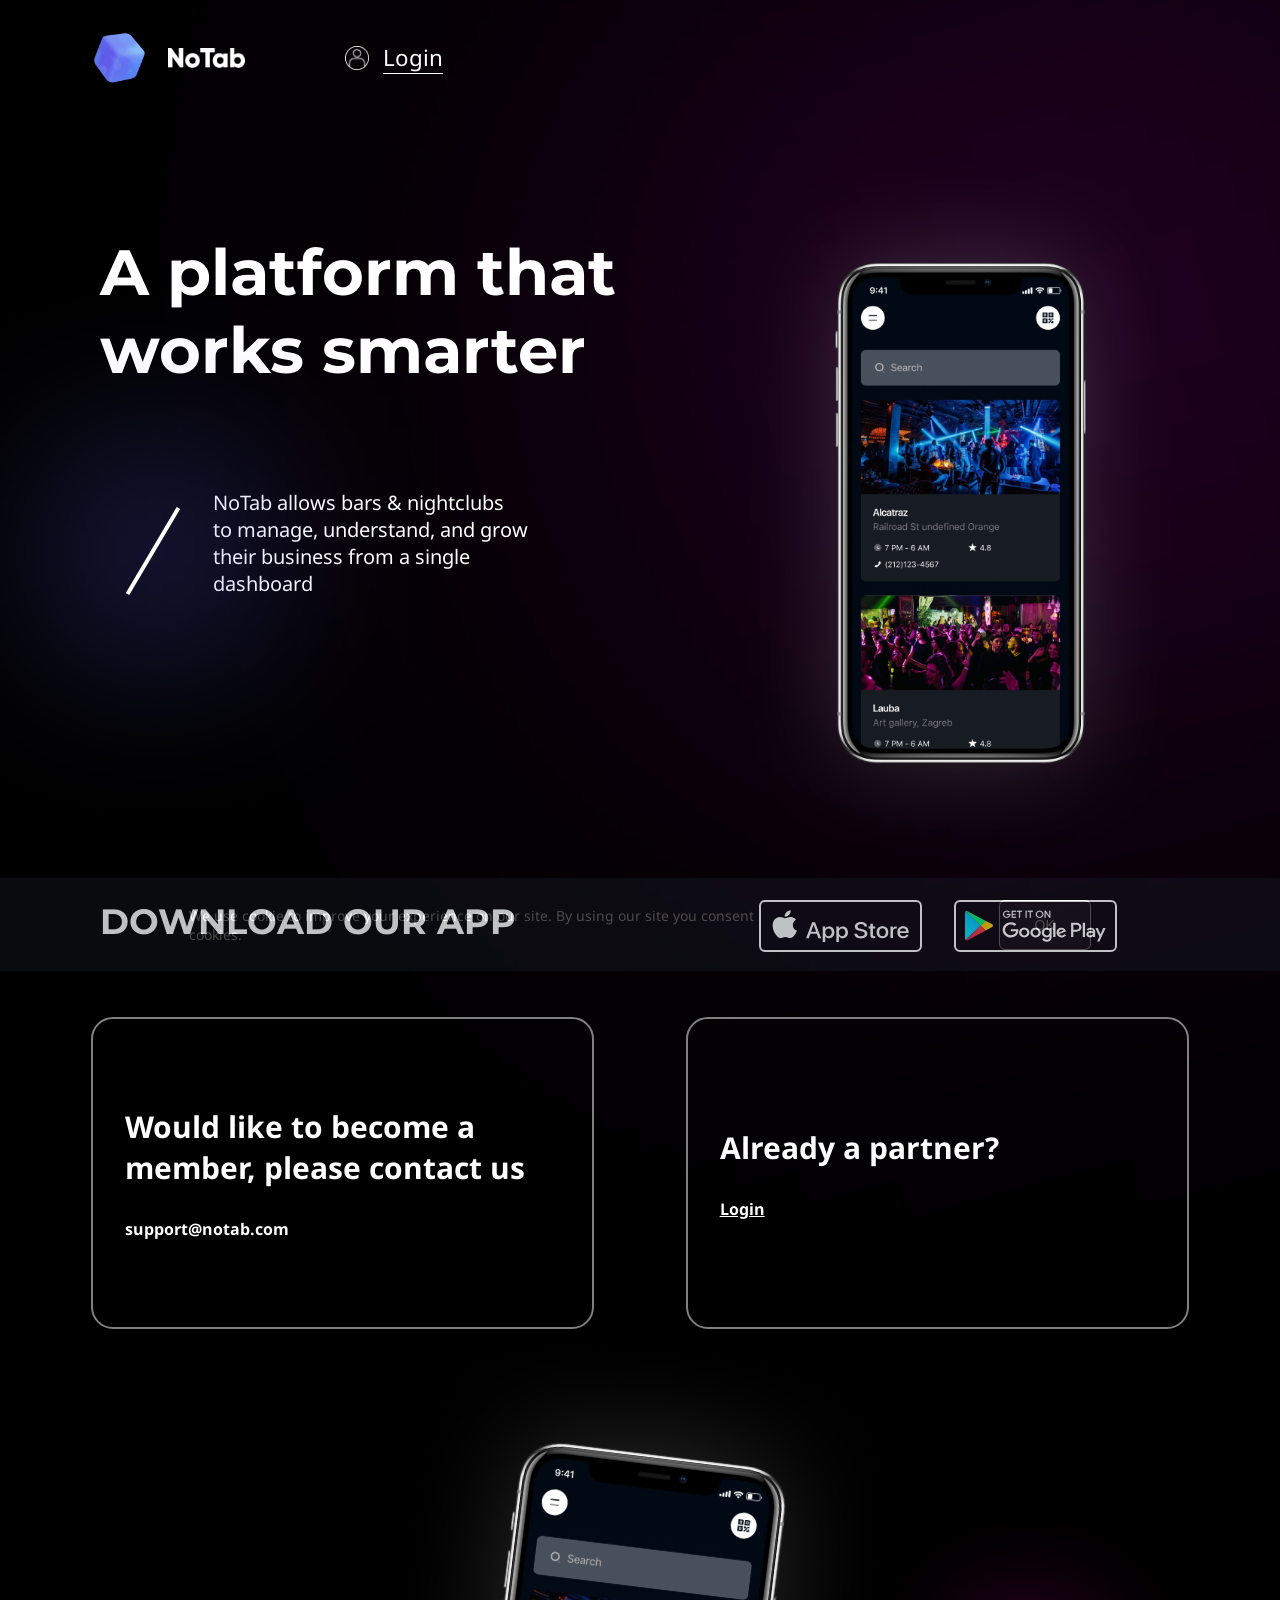
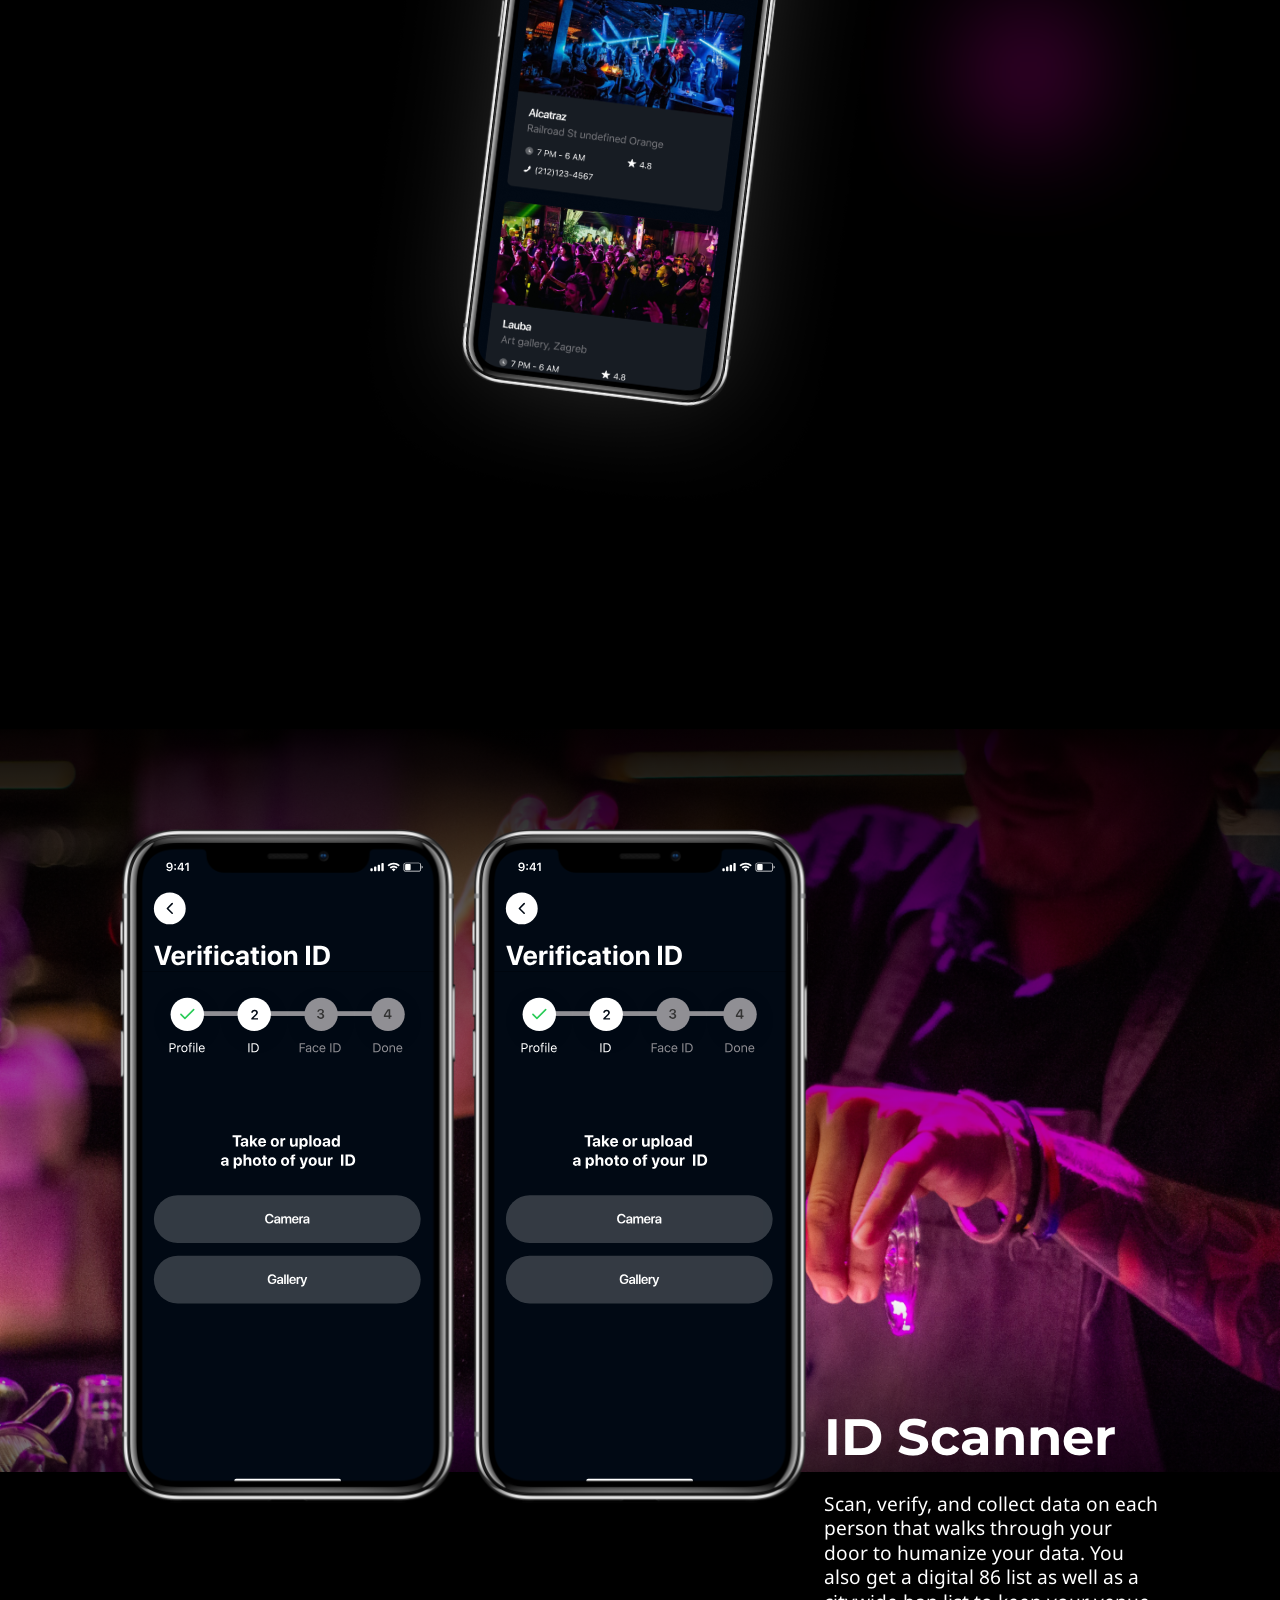
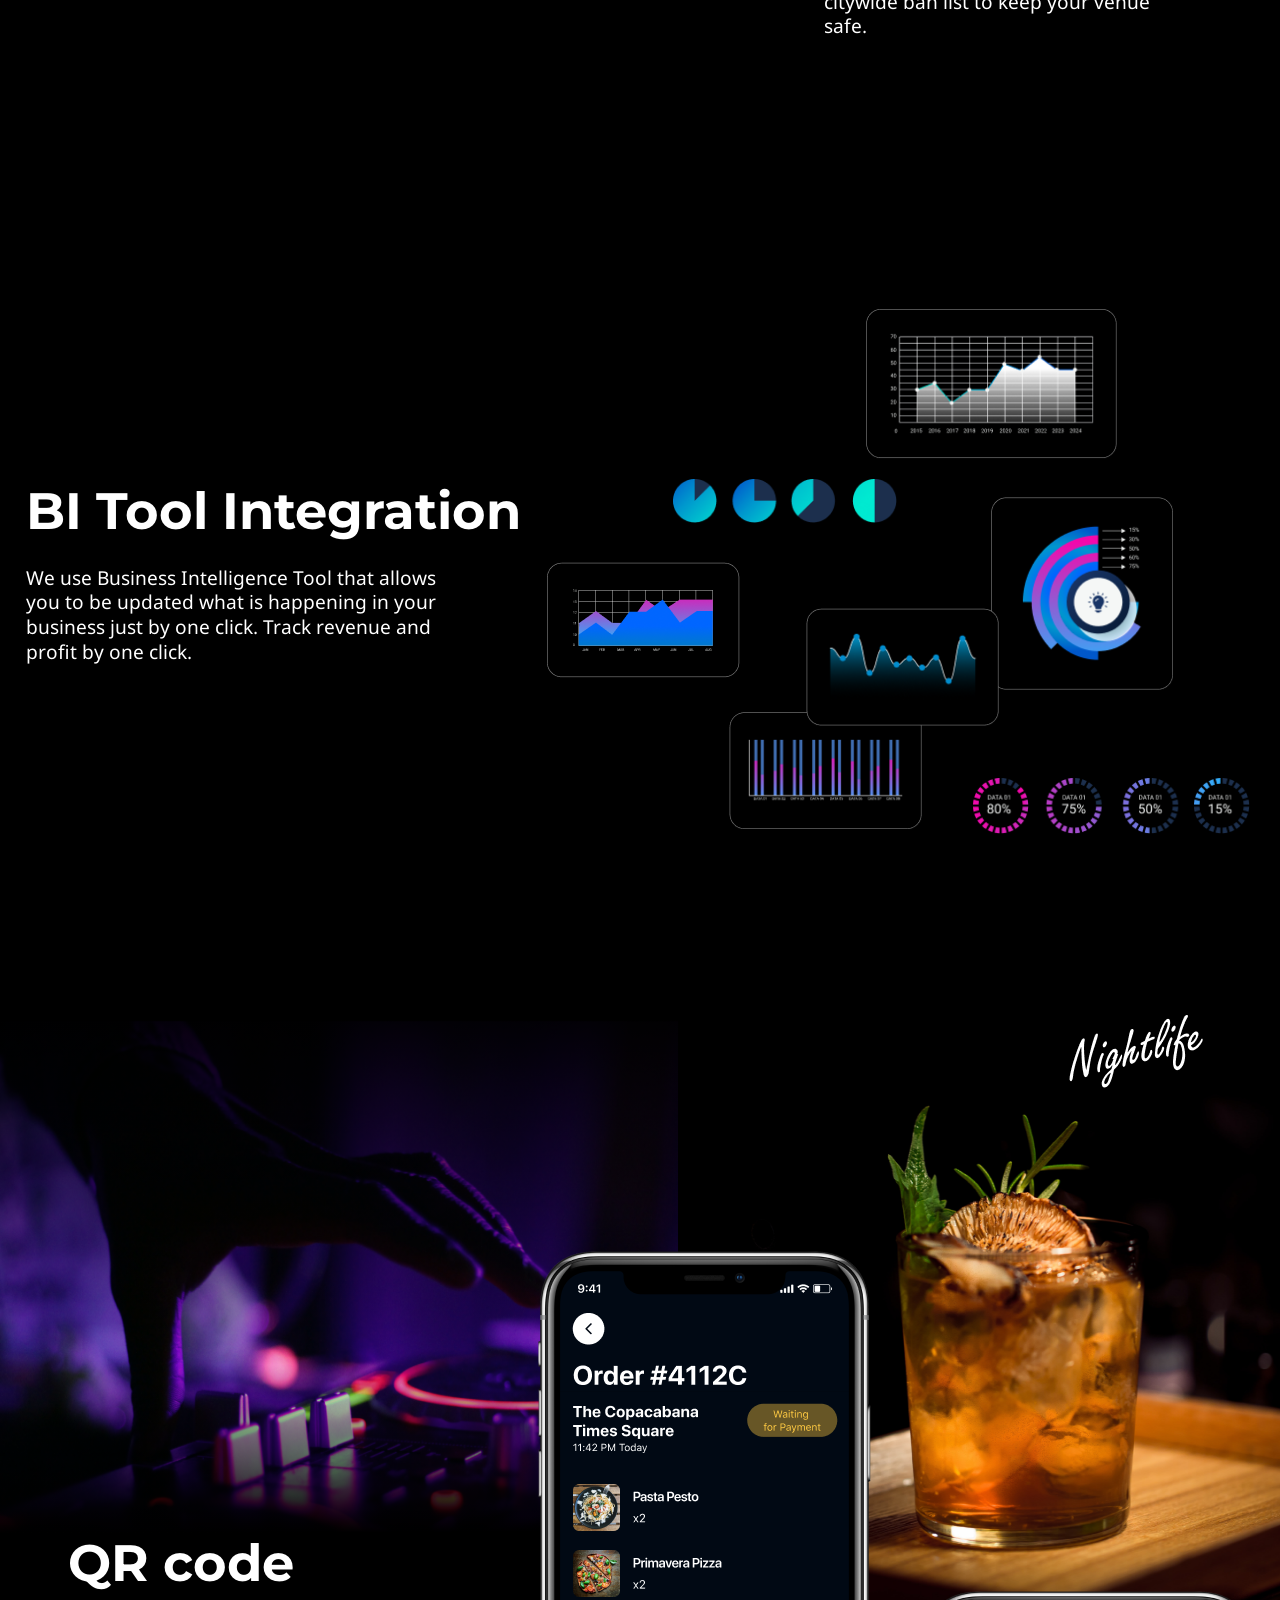
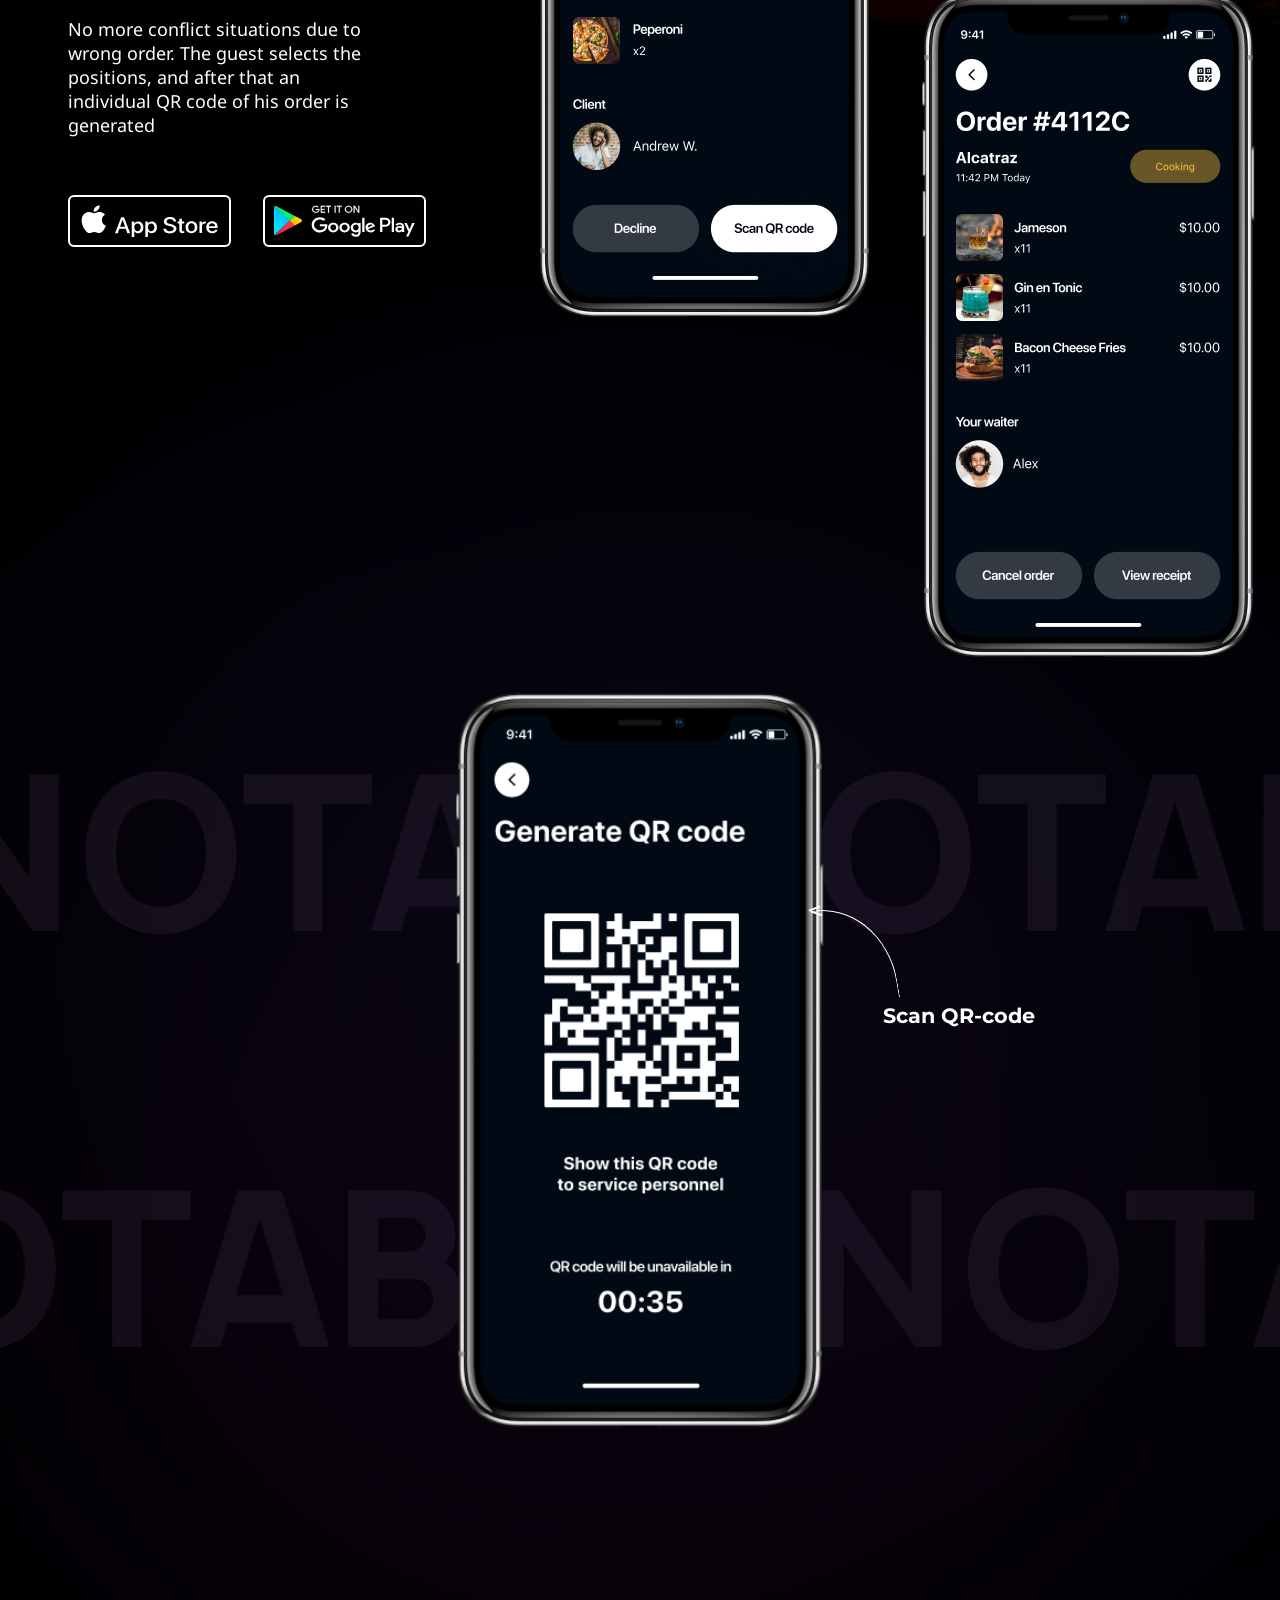
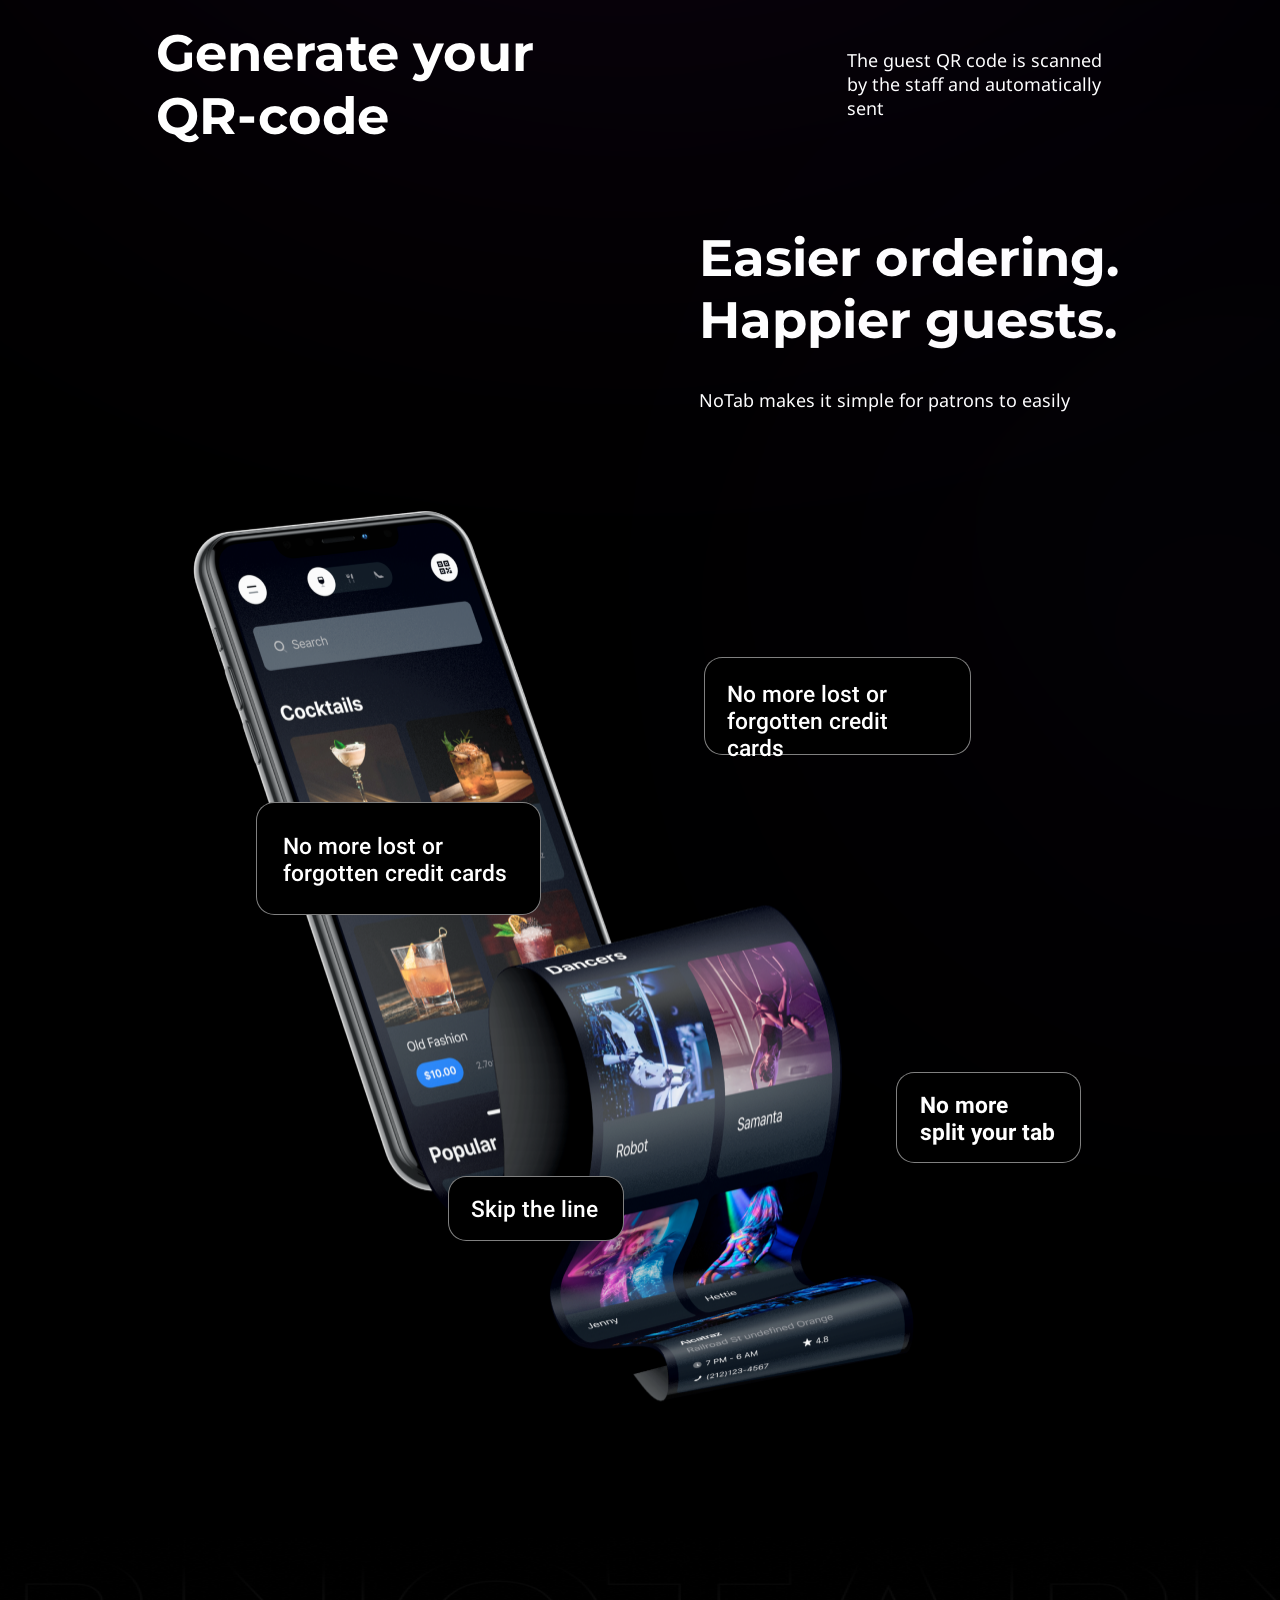
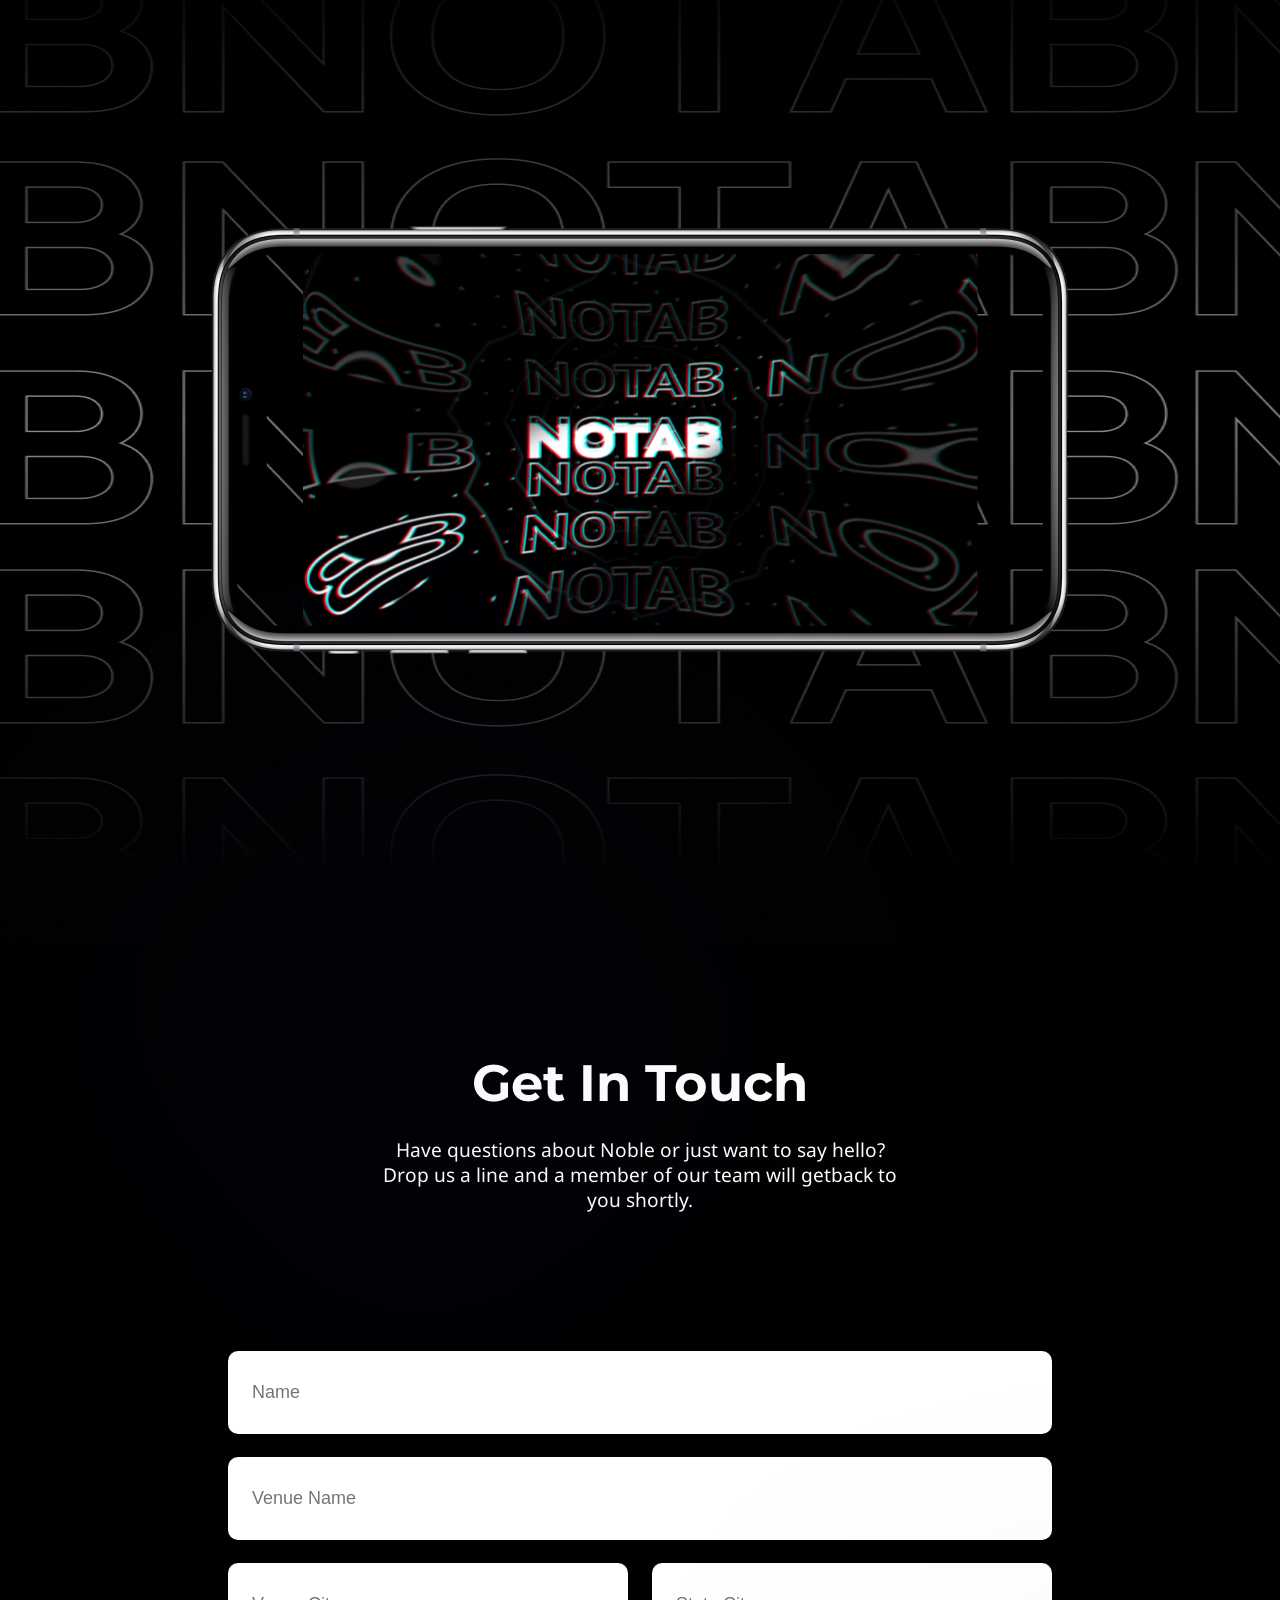
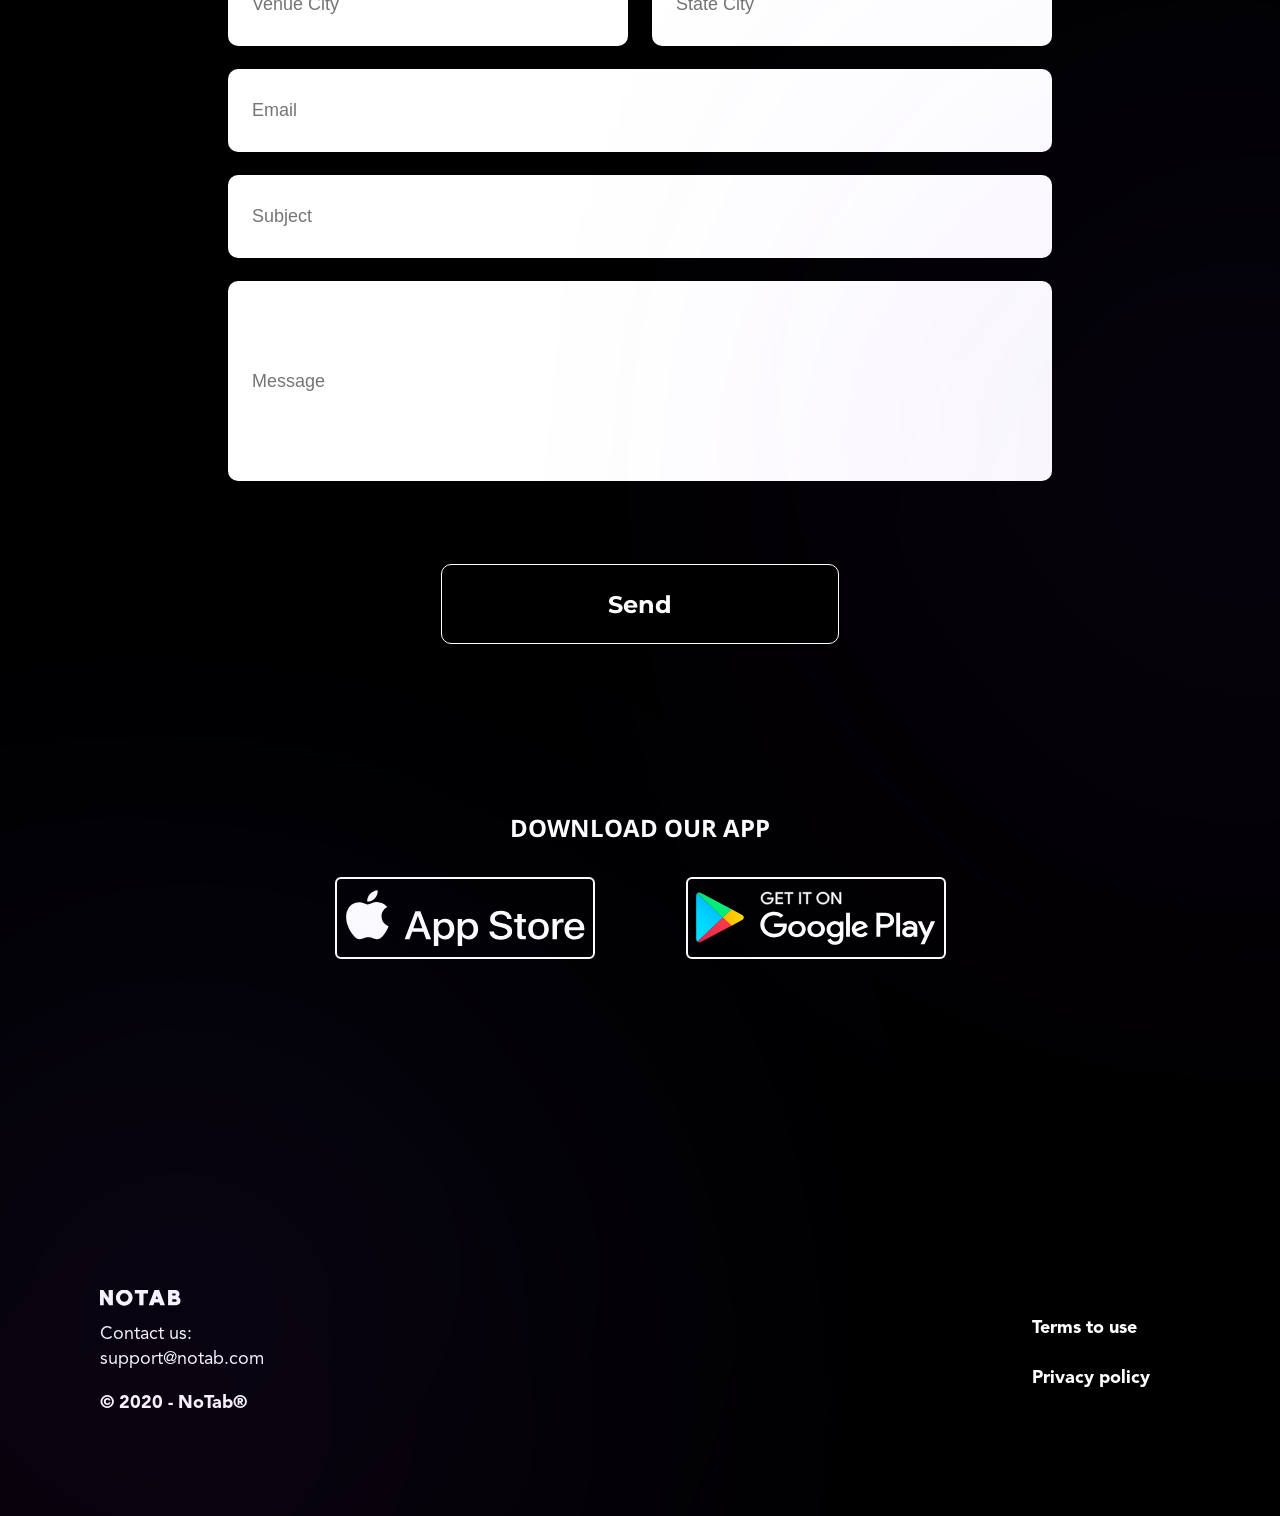
<file: index.html>
<!DOCTYPE html>
<html lang="en">
<head>
    <meta charset="UTF-8">
    <meta http-equiv="X-UA-Compatible" content="IE=edge">
    <meta name="viewport" content="width=device-width, initial-scale=1.0">
    <link rel="stylesheet" href="assets/style.css">
    <title>Revolution App</title>
</head>
<body>
<div class="main">
    <!-- Start hello section 1 (page1) -->
    <div class="hello">
        <div class="hello__wrap">
            <nav>
                <div class="nav__logo">
                    <img class="nav__imlogo" src="assets/images/nav-logo.png" alt="">
                    <img class="nav__txtlogo" src="assets/images/nav-NoTab.png" alt="">
                </div>
                <div class="nav__login">
                    <img class="nav__human" src="assets/images/nav-human.png" alt="">
                    <a href="#" class="nav__loginlink">
                        Login
                    </a>
                </div>
            </nav>

            <div class="hello__slogan">
                A platform that works smarter
            </div>

            <div class="hello__magicbox">
                <div class="__wrap--magic">
                    <div class="__magic--glow"></div>
                    <div class="__magic--stick"></div>
                </div>
                <span class="__magic_txt">NoTab allows bars & nightclubs <br>
                    to manage, understand, and grow
                    their business from a single dashboard</span>
            </div>
        </div>

        <div class="hello__collage--cloud"></div>
        <div class="hello__collage--rectangle"></div>
        <div class="hello__collage--phone"></div>
    </div>
    <!-- End Hello section 1 (page1) -->

    <div class="download_app__wrap">
        <div class="download_app--title">DOWNLOAD OUR APP</div>
        <div class="download_app--media">
            <img class="r-media__item" src="assets/images/ms1-apple.svg" alt="">
            <img class="r-media__item" src="assets/images/ms1-google.svg" alt="">
        </div>
    </div>


    <div id="cookie-alert" class="cookie-block">
        <span class="cookie-block__txt">We use cookie to improve your experience on our site. By using our site you
            consent cookies.</span>
        <button id="cookie-alert-btn" class="cookie-block__btn">OK</button>
    </div>

    <div class="quest_block">
        <div class="quest_block__new-memeber">
            <span class="quest_block__new-memeber--head">
                Would like to become
                a member, please
                contact us
            </span>
            <div class="quest_block__new-memeber--mail">support@notab.com</div>
        </div>
        <div class="quest_block__partner">
            <span class="quest_block__partner--txt">Already a partner? </span>
            <a href="#" class="quest_block__partner--login">Login</a>
        </div>
    </div>


    <!-- ***** Section vision ****** -->
    <div id="vision_section" class="vision">
        <div id="vision_phone" class="vision_picture"></div>
        <div id="vision_article--block" class="vision__article">
            <span class="vision__article--head">Our mission and vision</span>
            <span class="vision__article--txt">
                While technology is our sweet spot, we’ve developed our vision alongside
                our customers to ensure your everyday problems are solved through simplistic tools. And as your business
                grows, we’ll grow right alongside with you.
            </span>
        </div>
        <div class="vision__glow"></div>
    </div>

    <!-- Section 022 verification 022_verification.css-->

    <div class="id_scaner">
        <div class="id_scaner__hero"></div>
        <div class="id_scaner__part1"></div>
        <div class="id_scaner__part2"></div>
        <div class="id_scaner__part3">
            <div class="id_scaner__part3--title">ID Scanner</div>
            <div class="id_scaner__part3--text">
                Scan, verify, and collect data on each person that walks through your door
                to humanize your data. You also get
                a digital 86 list as well as a citywide ban list to keep your venue safe.
            </div>
        </div>

    </div>
    <!-- END Section 022 verification-->

    <!-- 031 Section bi_collage -->
    <div class="bi__wrap">
        <div class="bi__article">
            <div class="bi__article--head">
                BI Tool Integration
            </div>
            <div class="bi__article--text">
                We use Business Intelligence Tool that allows you to be updated what is happening in your business just
                by one click. Track revenue
                and profit by one click.
            </div>
        </div>
        <div class="bi__collage">
            <div class="bi__collage--img1"></div>
            <div class="bi__collage--img2"></div>
            <div class="bi__collage--img3"></div>
            <div class="bi__collage--img4"></div>
            <div class="bi__collage--img5"></div>
            <div class="bi__collage--img6"></div>
            <div class="bi__collage--img7"></div>
        </div>

    </div>
    <!-- END Section bi_collage -->

    <!-- 041 Section ordershow-->
    <div class="ordershow__wrap">
        <div class="ordershow__hero1"></div>
        <div class="ordershow__hero2"></div>
        <div class="ordershow__article">
            <div class="ordershow__article--title">QR code</div>
            <div class="ordershow__article--text">No more conflict situations due to wrong order. The guest selects the
                positions, and after that an individual QR code of his order is generated</div>
            <div class="ordershow__article--apps-wrap">
                <img class="r-media__item r-media__apple" src="assets/images/ms1-apple.svg" alt="">
                <img class="r-media__item r-media__google" src="assets/images/ms1-google.svg" alt="">
            </div>
        </div>
        <div class="ordershow__phone1"></div>
        <div class="ordershow__phone2"></div>
        <img class="ordershow__stick" src="./assets/images/041_Nightlife.png" alt="">
        <!-- <img class="ordershow__stick2" src="./assets/images/041_Nightlife.png" alt=""> -->
    </div>
    <!-- END Section ordershow-->

    <!-- Start 051 Nota section -->
    <div class="nota-section">
        <div class="nota-qr-notice">
            <div class="nota-qr-notice__title">Generate your QR-code</div>
            <div class="nota-qr-notice__text">The guest QR code is scanned
                by the staff and automatically sent</div>
        </div>
        <div class="nota-bg-compose">
            <div class="nota-bg-compose__gradient"></div>
            <div class="nota-bg-compose__png-text"></div>
            <div class="nota-bg-compose__phone"></div>

            <div class="nota__arrow">
                <div class="nota__arrow--curve_wrap">
                    <div class="nota__arrow--curve"></div>
                </div>
                <div class="nota__arrow--point"></div>
            </div>
            <div class="nota__arrow--text">
                Scan QR-code
            </div>
        </div>
    </div>
    <!-- End 051 Nota section -->

    <!-- Start 061 Lenta section -->

    <div class="lenta_section">
        <div class="slogan-lenta">
            <div class="slogan-lenta__wrap">
                <div class="slogan-lenta--head">Easier ordering.
                    Happier guests.</div>
                <p class="slogan-lenta--text">NoTab makes it simple for patrons to easily</p>
            </div>
        </div>

        <div class="lenta__collage">
            <div class="lenta__collage--gradient"></div>
            <div class="lenta__remark lenta__remark--1">
                No more lost or forgotten credit cards
            </div>
            <div class="lenta__remark lenta__remark--2">
                No more lost or forgotten credit cards
            </div>
            <div class="lenta__remark lenta__remark--3">
                Skip the line
            </div>
            <div class="lenta__remark lenta__remark--4">
                No more split your tab
            </div>
        </div>
    </div>

    <!-- End 061 Lenta section -->

    <!-- Start 071 BlackCollage section -->
    <div class="black_collage">
        <div class="black_collage__mockup"></div>
    </div>
    <div class="glow_gradient"></div>
    <div class="stick_get">
        <div class="stick_get__tittle">Get In Touch</div>
        <div class="stick_get__text">Have questions about Noble or just want to say hello?
            Drop us a line and a member of our team will getback to you shortly.</div>
    </div>
    <!-- End 071 BlackCollage section -->

    <!-- Start 081 Form section -->
    <div class="form__wrap">
        <form id="form_q" class="form__query" action="./index1.html" method="post">
            <input class="form__query--name form_item" type="text" name="fname" placeholder="Name">
            <input class="form__query--v-name form_item" type="text" name="fvname" placeholder="Venue Name">
            <input class="form__query--v-city form_item" type="text" name="fvcity" placeholder="Venue City">
            <input class="form__query--st-city form_item" type="text" name="fstcity" placeholder="State City">
            <input class="form__query--email form_item" type="email" name="femail" placeholder="Email">
            <input class="form__query--subject form_item" type="text" name="fsubject" placeholder="Subject">
            <input class="form__query--message form_item" type="text" name="fmessage" placeholder="Message">
            <div class="form__query--btn_wrap">
                <button id="f--btn" class="form__query--btn" type="submit">Send</button>

            </div>
        </form>
        <div class="form__glow"></div>
    </div>

    <div class="apps__wrap">
        <div class="apps__title">DOWNLOAD OUR APP</div>
        <div class="apps__compose">
            <img class="apps__compose--item" src="assets/images/ms1-apple.svg" alt="">
            <img class="apps__compose--item" src="assets/images/ms1-google.svg" alt="">
        </div>
    </div>


    <footer>
        <div class="b_info__wrap">
            <div class="b_info__block1">
                <div class="b_info__block1--title"></div>
                <div class="b_info__block1--mail">Contact us: support@notab.com</div>
                <div class="b_info__block1--copiright">© 2020 - NoTab®</div>
            </div>
            <div class="b_info__block2">
                <div class="b_info__block2--terms">Terms to use</div>
                <div class="b_info__block2--policy">Privacy policy</div>
            </div>
            <div class="b_info__gradient"></div>
        </div>
    </footer>
</div>


<script src="assets/script.js"></script>
</body>
</html>
</file>
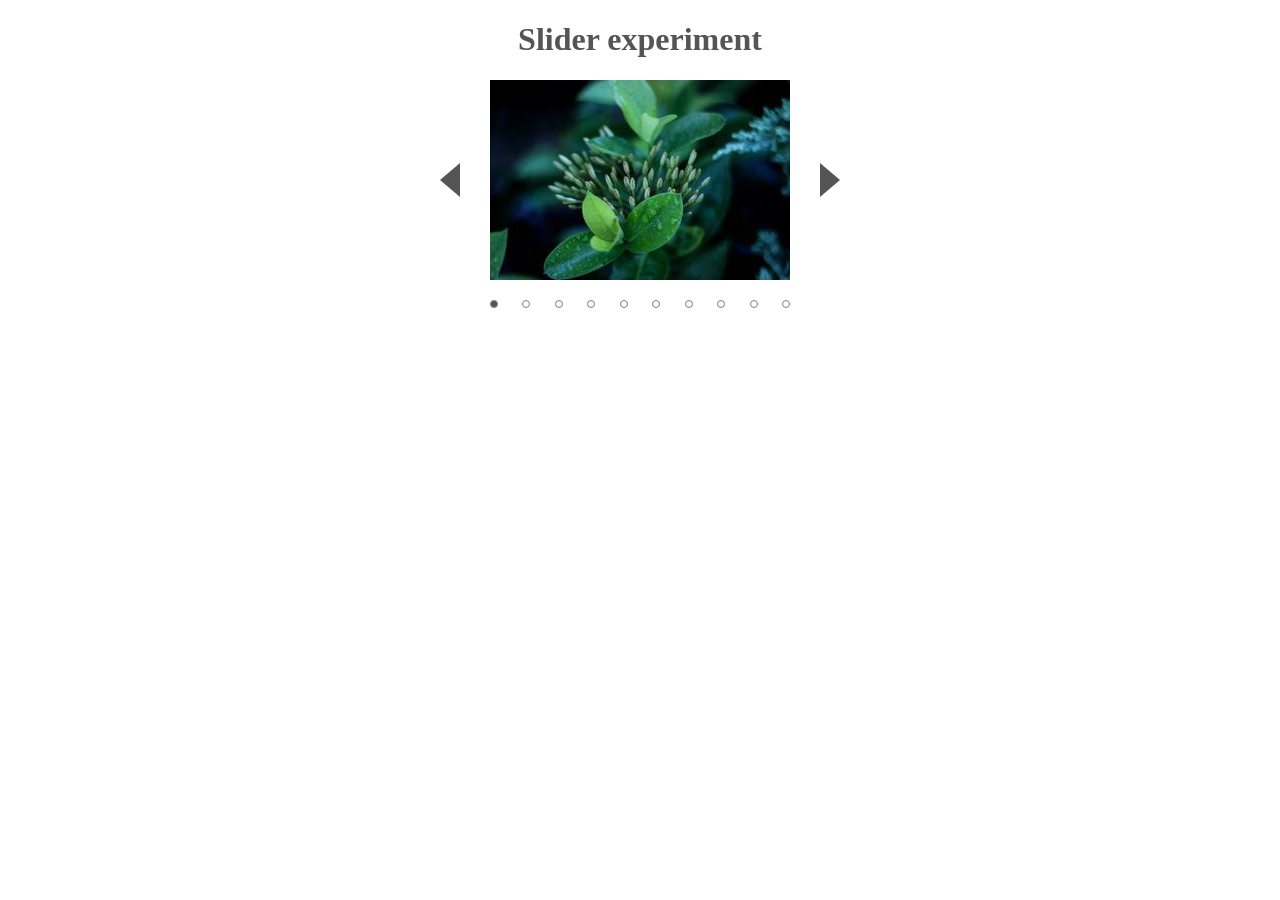
<file: slider.html>
<!DOCTYPE html>
<html lang="en">
<head>
    <meta charset="UTF-8">
    <meta http-equiv="X-UA-Compatible" content="IE=edge">
    <meta name="viewport" content="width=device-width, initial-scale=1.0">
    <title>Slider</title>
    <link rel="stylesheet" href="slider/slider-style.css">
</head>
<body>
    <h1 class="head">Slider experiment</h1>
    <div class="slider_main">
        <div id="btn-back" class="cl_btn_back"></div>
        <div id="slider_frame" class="cl_slider">
            <div id="slide_1" class="slide_left slide_item"></div>
            <div id="slide_2" class="slide_active slide_item"></div>
            <div id="slide_3" class="slide_right slide_item"></div>
        </div>
        <div id="btn-fw" class="cl_btn_forward"></div>
    </div>

<!--     <button id="btn-back" class="btn_run">Back</button>
    <button id="btn-fw" class="btn_run">Forward</button> -->

    <nav class="nav__pointer">
        <div id="point_1" class="point point--active"></div>
        <div id="point_2" class="point"></div>
        <div id="point_3" class="point"></div>
        <div id="point_4" class="point"></div>
        <div id="point_5" class="point"></div>
        <div id="point_6" class="point"></div>
        <div id="point_7" class="point"></div>
        <div id="point_8" class="point"></div>
        <div id="point_9" class="point"></div>
        <div id="point_10" class="point"></div>
    </nav>

    <script src="slider/slider_java.js"></script>
</body>

</html>
</file>
<file: assets/style.css>
*,
*::before,
*::after {
    box-sizing: border-box;

}

:root {
    --clr-arrow: white;
    --deg-arrow-all: 80deg;
    --deg-arrow-all-mini: 120deg;
    --deg-arrow-before: -10deg;
    --deg-arrow-after: 30deg;
}

@font-face {
    font-family: 'Montserrat';
    /* src: local('MyFont'), url('../assets/fonts/Amelian.woff') format('woff'); */
    src: url('../assets/fonts/Montserrat-Bold.eot');
    src: url('../assets/fonts/Montserrat-Bold.woff') format('woff'),
        url('../assets/fonts/Montserrat-Bold.ttf') format('truetype'),
        url('../assets/fonts/Montserrat-Bold.svg') format('svg');
    font-weight: bold;
    font-style: normal;
}

@font-face {
    font-family: 'Noto Sans';
    /* src: local('MyFont'), url('../assets/fonts/Amelian.woff') format('woff'); */
    src: url('../assets/fonts/NotoSans-Regular.eot');
    src: url('../assets/fonts/NotoSans-Regular.woff') format('woff'),
        url('../assets/fonts/NotoSans-Regular.ttf') format('truetype'),
        url('../assets/fonts/NotoSans-Regular.svg') format('svg');
    font-weight: normal;
    font-style: normal;
}

@font-face {
    font-family: 'Noto Sans';
    /* src: local('MyFont'), url('../assets/fonts/Amelian.woff') format('woff'); */
    src: url('../assets/fonts/NotoSans-Bold.eot');
    src: url('../assets/fonts/NotoSans-Bold.woff') format('woff'),
        url('../assets/fonts/NotoSans-Bold.ttf') format('truetype'),
        url('../assets/fonts/NotoSans-Bold.svg') format('svg');
    font-weight: bold;
    font-style: normal;
}

@font-face {
    font-family: 'Roboto';
    src: url('../assets/fonts/Roboto-Medium.eot');
    src: url('../assets/fonts/Roboto-Medium.woff') format('woff'),
        url('../assets/fonts/Roboto-Medium.ttf') format('truetype'),
        url('../assets/fonts/Roboto-Medium.svg') format('svg');
    font-weight: 500;
    font-style: normal;
}

@font-face {
    font-family: 'Roboto';
    src: url('../assets/fonts/Roboto-Bold.eot');
    src: url('../assets/fonts/Roboto-Bold.woff') format('woff'),
        url('../assets/fonts/Roboto-Bold.ttf') format('truetype'),
        url('../assets/fonts/Roboto-Bold.svg') format('svg');
    font-weight: 700;
    font-style: normal;
}

@font-face {
    font-family: 'Avenir';
    src: url('../assets/fonts/AvenirLTStd-Roman.eot');
    src: url('../assets/fonts/AvenirLTStd-Roman.woff') format('woff'),
        url('../assets/fonts/AvenirLTStd-Roman.ttf') format('truetype'),
        url('../assets/fonts/AvenirLTStd-Roman.svg') format('svg');
    font-weight: 500;
    font-style: normal;
}

@font-face {
    font-family: 'Avenir';
    src: url('../assets/fonts/AvenirLTStd-Black.eot');
    src: url('../assets/fonts/AvenirLTStd-Black.woff') format('woff'),
        url('../assets/fonts/AvenirLTStd-Black.ttf') format('truetype'),
        url('../assets/fonts/AvenirLTStd-Black.svg') format('svg');
    font-weight: 800;
    font-style: normal;
}

body {
    font-family: 'Noto Sans';
    background-color: black;
    color: white;
    margin: 0;
}

a,
a:link {
    color: white;
}

h1 {
    font-family: 'Montserrat';
    font-weight: 700;
    font-size: 3.2rem;
}

h2 {
    font-size: 1.25rem;
}

p {
    font-family: 'Noto Sans';
    font-size: 1.125rem;
    font-weight: 400;
}

.main {
    overflow: hidden;
}

.hello {
    width: 100%;
    height: 900px;
    position: relative;
}

@media (max-width: 700px) {
    .hello {
        height: 600px;
    }
}

.hello__wrap {
    width: 60%;
    height: 892px;
    display: flex;
    flex-direction: column;
    justify-content: start;
}

@media (max-width: 700px) {
    .hello__wrap {
        width: 100%;
        height: 600px;
    }
}


/* **** nav section start */
nav {
    margin-left: 85px;
    margin-top: 23px;
    grid-column: 2 / 3;
    grid-row: 1 / 2;

    display: flex;
    justify-content: start;
    align-items: center;
}

.nav__logo {
    display: flex;
    align-items: center;
}

.nav__imlogo {
    margin-right: 14px;
    height: 70px;

}

.nav__txtlogo {
    display: block;
    margin-right: 6.25rem;
    height: 1.25rem;
}

.nav__login {
    display: flex;
    align-items: center;
}

.nav__human {
    margin-right: 0.87rem;
    height: 1.5rem;
}

.nav__loginlink {
    height: 2rem;
    border-bottom: 1px solid white;
    display: block;
    font-size: 1.4rem;
    text-decoration: none;

}

@media (max-width: 700px) {

    nav {
        margin-left: inherit;
        margin-top: inherit;
        margin: 15px;
        grid-column: 1 / -1;
        grid-row: 1 / 2;
        justify-content: space-between;
        display: flex;
    }

    .nav__human {
        display: none;
    }

    .nav__login {
        margin-right: 14px;
    }

    .nav__loginlink {
        height: 2em;
        font-size: 24px;
        margin-right: 0;

    }

    .nav__loginlink {
        height: 1.75em;
        font-size: 24px;
        text-decoration: none;

    }
}

/* **** nav section End */

/* ****hello__slogan start**** */
.hello__slogan {
    margin-top: 140px;
    margin-left: 100px;
    font-family: 'Montserrat';
    font-size: 4rem;
    width: 645px;
    align-items: flex-end;
}

@media (max-width: 700px) {
    .hello__slogan {
        margin-top: 100px;
        margin-left: 15px;
        font-size: 2rem;
        width: 207px;
    }
}

/* ****hello__slogan end**** */


/* ****magicbox Start**** */
.hello__magicbox {
    margin-top: 100px;
    margin-left: 93px;
    justify-content: start;
    display: flex;

}

.__wrap--magic {
    position: relative;
    background-color: rgb(61, 35, 35);
}

.__magic--glow,
.__magic--stick {
    position: absolute;
}

.__magic--glow {
    height: 125px;
    width: 125px;
    background: rgba(96, 92, 234, 0.8);
    filter: blur(100px);
}

.__magic--stick {
    width: 100px;
    height: 4px;
    background-color: #fff;
    transform: rotate(120.61deg);
    top: 60px;
    left: 10px;
}

.__magic_txt {
    width: 360px;
    margin-bottom: 1.25rem;
    margin-left: 7.5rem;
    display: block;
    font-size: 1.25rem;
}

@media (max-width: 700px) {
    .hello__magicbox {
        margin-top: 24px;
        margin-left: 15px;
        justify-content: start;
        display: flex;

    }

    .__magic--glow {
        height: 74px;
        width: 74px;
        margin-left: 0;
        background: rgba(96, 92, 234, 0.5);
        filter: blur(100px);
    }

    .__magic--stick {
        display: none;
    }

    .__magic_txt {
        width: 70%;
        margin-bottom: 20px;
        margin-left: 0px;
        font-size: 20px;
    }
}

/* ****magicbox End **** */


/* Collage Start */
.hello__collage--cloud {
    position: absolute;
    width: 662.63px;
    height: 783.03px;
    left: 58%;
    top: -7%;

    background: rgba(250, 0, 255, 0.2);
    filter: blur(250px);
    transform: rotate(-105.26deg);
    z-index: -3;
}

.hello__collage--rectangle {
    position: absolute;
    width: 307.77px;
    height: 631.35px;
    left: 62%;
    top: 159.6px;

    background: #0000;
    opacity: 0;
    filter: blur(71.6833px);
    z-index: -2;
    border: 1px dotted white;

}

.hello__collage--phone {
    position: absolute;
    width: 80%;
    height: 80%;
    left: 57%;
    top: 150px;
    background-image: url('../assets/images/011_hello_phone.png');
    background-position: 0 0;
    background-repeat: no-repeat;
    background-size: contain;
    z-index: -1;
}

@media (max-width: 700px) {
    .hello__collage--cloud {
        position: absolute;
        width: 363.95px;
        height: 430.08px;
        left: inherit;
        right: -20%;
        top: 0;

        background: rgba(250, 0, 255, 0.5);
        filter: blur(250px);
        transform: rotate(-90.69deg);
    }

    .hello__collage--rectangle {
        display: none;
    }

    .hello__collage--phone {
        position: absolute;
        width: 350px;
        height: 700px;
        left: inherit;
        right: -190px;
        top: 10%;
        background-image: url('../assets/images/011_hello_phone.png');
        background-position: 0 0;
        background-repeat: no-repeat;
        background-size: contain;
    }

}

/* Collage End */

/* *****Download App Start***** */
.download_app__wrap {
    width: 100%;
    display: flex;
    flex-direction: row;
    justify-content: space-between;
    align-self: center;
}

.download_app--title {
    font-family: 'Montserrat';
    font-size: 2.2rem;
    margin-left: 100px;
}

.download_app--media {
    margin-right: 163px;
}

@media (max-width: 700px) {
    .download_app__wrap {
        display: flex;
        flex-direction: column;
        justify-content: center;
        align-self: center;

    }

    .download_app--title {
        font-size: 1.5rem;
        width: 290px;
        margin: auto;
    }

    .download_app--media {
        width: 185px;
        margin: auto;
    }
}

/* *****Download App End***** */

.hello__loadTxt {
    display: block;
    font-family: 'Montserrat';
    font-size: 2.2rem;

}

.sectionA2__pict {
    grid-column: 3 / 4;
    grid-row: 1 / 5;
}

.sectionA2__pict--phone {
    display: block;
    /* padding: auto; */
    margin-top: -1.25rem;
    width: 611px;
    height: 957px;
}

.sectionA2__pict--media {
    grid-column: 3 / 4;
    grid-row: 5 / 6;
    display: flex;
    justify-self: center;
}

.r-media__item {
    width: 185px;
    height: 52px;
    padding: 8px;
    border-color: #fff;
    border: solid 2px;
    border-radius: 6px;

}

.r-media__item:first-child {
    margin-right: 28px;
}

.r-media__item:hover {
    cursor: pointer;
}

@media (max-width: 700px) {
    .hello__loadTxt {
        grid-column: 2 / -1;
        grid-row: 5 / 6;
        display: block;
        text-align: center;
        font-size: 24px;
    }

    .sectionA2__pict--media {
        grid-column: 2 / 3;
        grid-row: 6 / 7;
        display: flex;
        flex-direction: column;
    }

    .r-media__item {
        margin: 20px;
    }

    .sectionA2__pict {
        grid-column: 3 / 4;
        grid-row: 2 / 5;
        float: left;
        position: relative;
        /* background-color: rgb(70, 34, 34); */
    }

    .sectionA2__pict--phone {

        position: relative;
        top: 30px;
        left: -40px;
        width: calc(611px/2);
        height: calc(957px/2);
    }

    .sectionA2__pict--media {
        grid-column: 1 / -1;
        grid-row: 6 / 7;
        display: flex;
    }
}

/* End the first section */

/* *******start Cookie info************ */

.cookie-block {
    /* margin-top: 35px; */
    height: 93px;
    width: 100%;
    background-color: #212834;
    display: flex;
    justify-content: space-evenly;
    align-items: center;
    position: fixed;
    bottom: -100px;
    opacity: 0;
    z-index: 100;

}

.cookie-block__txt {
    display: block;
    width: 620px;
    font-size: 14px;
}

.cookie-block__btn {
    width: 92px;
    height: 50px;
    background: rgba(255, 255, 255, 0.1);
    border: 0.5px solid #FFFFFF;
    border-radius: 6px;
    color: white;
    font-size: 14px;
}

.cookie-block__btn:hover {
    cursor: pointer;
}

@media (max-width: 700px) {
    .cookie-block {
        height: 93px;
        padding: 1rem;
    }

    .cookie-block__btn {
        width: 93px;
        height: 50px;
    }

    .cookie-block__txt {
        width: 200px;
        font-size: 0.75rem;

    }
}

/* End Cookie info */

/* *******Start ask panel************* */
/*     <div class="quest_block">
        <div class="--ask__panel1">
            <span class="--ask__panel1--txt">Would like to become
                a member, please contact us</span>
            <email class="quest_block__new-memeber--mail">support@notab.com</email>
        </div>
        <div class="--ask__panel1ask__panel2">
            <span class="quest_block__partner--txt">Already a partner? </span>
            <a href="#" class="quest_block__partner--login">Login</a>
        </div>
    </div> */
.quest_block {
    display: flex;
    justify-content: space-evenly;
    margin-top: 60px;
}

.quest_block__new-memeber,
.quest_block__partner {
    width: 503px;
    height: 312px;
    border: 2px solid rgba(255, 255, 255, 0.5);
    border-radius: 22px;
    display: flex;
    font-family: 'Noto Sans';
    font-weight: bold;
    flex-direction: column;
    justify-content: center;
    padding: 2em;

}

.quest_block__new-memeber--head,
.quest_block__partner--txt {
    display: block;
    width: 100%;
    font-size: 30px;
    margin-bottom: 1em;
}

@media (max-width: 700px) {
    .quest_block {
        display: flex;
        flex-direction: column;
        justify-content: space-evenly;
        align-items: center;
        margin: 15px;
    }

    .quest_block__new-memeber--head,
    .quest_block__partner--txt {
        display: block;
        /* width: 100%; */
        font-size: 1.5rem;
    }

    .quest_block__new-memeber,
    .quest_block__partner {
        width: 100%;
        margin: 27px;
        font-size: 1.125rem;
    }

    .quest_block__new-memeber {
        height: 233px;
    }

    .quest_block__partner {
        height: 167px;
    }
}

/* **********#018 Vision section *************** */
.vision {
    width: 100%;
    height: 1000px;
    /* display: flex; */
    position: relative;
    flex-direction: row;
    justify-content: left;
}

.vision_picture {
    width: 500px;
    height: 999px;
    position: absolute;
    left: -12%;
    background: url("../assets/images/page1_phone.png")center no-repeat;
    background-position: 0 0;
    background-size: contain;

    -webkit-transform: rotate(90deg);
    -moz-transform: rotate(90deg);
    -o-transform: rotate(90deg);
    -ms-transform: rotate(90deg);
    transform: rotate(90deg);
}

.vision__article {
    width: 503px;
    /* height: 312px; */
    display: flex;
    flex-direction: column;
    justify-content: center;
    /* margin-top: -8rem; */
    padding: 2em;
    position: absolute;
    top: 350px;
    right: 0;
}

.vision__article--head {
    font-family: 'Montserrat';
    font-size: 3.2rem;
    max-width: 358px;
}

.vision__article--txt {
    font-family: 'Noto Sans';
    font-size: 1.3rem;
    max-width: 375px;
    line-height: 1.53rem;
    margin-top: 1.5rem;
}

.vision__glow {
    position: absolute;
    height: 85px;
    width: 85px;
    left: 77%;
    top: 30%;
    background: #F101BF;
    opacity: 0.6;
    filter: blur(60px);

}

@media (max-width: 700px) {
    .vision {
        width: 100%;
        height: 760px;
        /*         display: flex;
        flex-direction: column-reverse;
        justify-content: center;
        align-items: center; */
        position: relative;
    }

    .vision__article {
        width: 100%;
        margin-top: 0;
        margin-left: 15px;
        position: absolute;
        top: inherit;
    }

    .vision__article--head {
        font-size: 24px;
        line-height: 29px;
        max-width: 290px;
    }

    .vision__article--txt {
        font-size: 1rem;
        line-height: 22px;
        max-width: 320px;
        margin-top: inherit;
    }

    .vision_picture {
        /* height: 180px; */
        width: 14rem;
        height: 28rem;
        background: url("../assets/images/page1_phone.png")center no-repeat;
        background-size: cover;
        transform: inherit;
        position: inherit;
        /* margin-top: 5rem; */
        position: absolute;
        left: 0;
        right: 0;
        /* top: 0; */
        bottom: 0;
        margin: auto;
    }

    .vision__glow {
        left: -.5rem;
        top: 0;
        position: absolute;
        border: 1px dotted white;
    }


}

/* End vision section */


/* #022 Verification css start */
.cookie-block2 {
    display: none;

}

.id_scaner {
    display: grid;
    grid-template-columns: 45% 10% 45%;
    grid-template-rows: 1000px 20px;
    grid-template-areas:
        "hero hero hero"
        "section1 section2 section3";
    justify-items: center;
}


.id_scaner__hero {
    grid-area: hero;
    height: 1000px;
    width: 100%;

    background-image:
        linear-gradient(179.83deg, #000000 -3.1%, rgba(0, 0, 0, 0) 56.76%, #000000 83.92%),
        url('./../assets/images/louis-hansel-shotsoflouis-_6ZqQc02NYc-unsplash.png');
    background-size: 100% auto;
    background-repeat: no-repeat;
    background-size: contain;
}


.id_scaner__part1,
.id_scaner__part2,
.id_scaner__part3 {
    width: 21rem;
    /* height: 42rem; */
    height: 100vh;
    /*     border: 1px dotted rgb(198, 201, 48); */
    margin-top: -100vh;
}

.id_scaner__part1 {
    background: url('./../assets/images/id_scaner__part1.svg') 0 0/contain no-repeat;
    grid-area: section1;
    /* margin-right: -20rem; */
}

.id_scaner__part2 {
    background: url('./../assets/images/id_scaner__part2.svg') 0 0/contain no-repeat;
    grid-area: section2;

}

.id_scaner__part3 {
    grid-area: section3;
    display: flex;
    flex-direction: column;
    justify-content: end;
    margin-top: -110vh;

}

.id_scaner__part3--title {
    font-family: 'Montserrat';
    font-size: 3.2rem;
    max-width: 400px;

}

.id_scaner__part3--text {
    font-family: 'Noto Sans';
    font-size: 1.2rem;
    /* max-width: 22rem; */
    line-height: 24.52px;
    margin-top: 1.5rem;
}

@media (max-width: 700px) {
    .cookie-block2 {
        height: 93px;
        width: 100%;
        background-color: #212834;
        display: flex;
        justify-content: space-evenly;
        align-items: center;
        padding: 1rem;
        display: none;
    }

    .cookie-block__txt {
        margin: 0px 4rem 0px 1rem;
        font-size: 12px;
    }

    .cookie-block__btn {
        /* width: 192px; */
        height: 50px;
    }

    .id_scaner {
        grid-template-columns: 1fr;
        grid-template-rows: 300px auto auto 576px;
        grid-template-areas:
            "hero"
            "section1"
            "section2"
            "section3";
    }

    .id_scaner__hero {
        height: 300px;
    }

    .id_scaner__part1,
    .id_scaner__part2 {
        width: 287px;
        /* height: 42rem; */
        height: 576px;
        /* border: 1px dotted rgb(198, 201, 48); */
        margin-top: 3.8rem;
    }

    .id_scaner__part3 {
        width: 80%;
        height: 150px;
        margin-top: 0px;
        grid-area: section1;
        display: flex;
        flex-direction: column;
        justify-content: start;
        margin-left: 0;
        margin-top: -5rem;
    }

    .id_scaner__part3--title {
        font-family: 'Montserrat';
        font-size: 1.5rem;
        max-width: 400px;

    }

    .id_scaner__part3--text {
        font-family: 'Noto Sans';
        font-size: 1rem;
        /* max-width: 22rem; */
        line-height: 24.52px;
        margin-top: 0px;
    }

    .id_scaner__part1 {
        grid-area: section2;

    }

    .id_scaner__part2 {
        grid-area: section3;
    }
}

/* #022 Verification css End */

/* #031 bi collage css Start */
.bi__wrap {
    display: flex;
    flex-direction: row;
    justify-content: space-evenly;
    align-items: center;
    margin-top: 10rem;
}

.bi__article {
    width: 495px;

}

.bi__article--head {
    width: 32rem;
    font-family: 'Montserrat';
    font-size: 3.2rem;
    /* border: 1px dotted rgb(198, 201, 48); */
}

.bi__article--text {
    font-family: 'Noto Sans';
    font-size: 1.2rem;
    max-width: 28rem;
    line-height: 24.52px;
    margin-top: 1.5rem;
}

.bi__collage {
    width: 707px;
    height: 525px;

    position: relative;
}

.bi__collage--img1,
.bi__collage--img2,
.bi__collage--img3,
.bi__collage--img4,
.bi__collage--img5,
.bi__collage--img6,
.bi__collage--img7 {
    position: absolute;

}

.bi__collage--img1 {
    width: 253px;
    height: 150px;
    top: 0;
    right: 135px;
    background: url('./../assets/images/bi_chart_white.png') 0 0/contain no-repeat;
}

.bi__collage--img2 {
    width: 233px;
    height: 44px;
    top: 170px;
    left: 126px;
    background: url('./../assets/images/bi_circle_blue.png') 0 0/contain no-repeat;
}

.bi__collage--img3 {
    width: 183px;
    height: 193px;
    bottom: 144px;
    right: 80px;
    z-index: -1;
    background: url('./../assets/images/bi_circle_big.png') 0 0/contain no-repeat;
}

.bi__collage--img4 {
    width: 193px;
    height: 120px;
    bottom: 106px;
    right: 255px;
    background: url('./../assets/images/bi_chart_blue_pic.png') 0 0/contain no-repeat;
}

.bi__collage--img5 {
    width: 193px;
    height: 117px;
    bottom: 155px;
    left: 0;
    background: url('./../assets/images/bi_chart_blue.png') 0 0/contain no-repeat;
}

.bi__collage--img6 {
    width: 193px;
    height: 117px;
    bottom: 5px;
    left: 182px;
    z-index: -1;
    background: url('./../assets/images/bi_zebra.png') 0 0/contain no-repeat;
}

.bi__collage--img7 {
    width: 281px;
    height: 56px;
    bottom: 0;
    right: 0;
    background: url('./../assets/images/bi_circle_round.png') 0 0/contain no-repeat;
}

@media (max-width: 700px) {

    .bi__wrap {
        /* display:flex; */
        flex-direction: column;
        /*         justify-content: space-evenly;
            align-items: center; */
    }

    .bi__article {
        width: 100%;
        padding: 20px;

    }

    .bi__article--head {
        width: 100%;
        font-size: 1.5rem;

    }

    .bi__article--text {
        font-family: 'Noto Sans';
        font-size: 1rem;
        max-width: 28rem;
        line-height: 24.52px;
        margin-top: 1.5rem;
    }

    .bi__collage {
        width: 100%;
        height: 17rem;
        margin-top: 20px;
    }

    .bi__collage--img1 {
        /* chart white */
        width: 33%;
        height: 30%;
        bottom: 10%;
        right: inherit;
        top: inherit;
        left: -2rem;
    }

    .bi__collage--img2 {
        width: 30%;
        height: 10%;
        top: 10%;
        left: 16%;
    }

    .bi__collage--img3 {
        /* Pila */
        width: 23%;
        height: 43%;
        bottom: inherit;
        right: 3%;
        z-index: -1;
    }

    .bi__collage--img4 {
        /* blue pic */
        width: 30%;
        height: 20%;
        bottom: 56%;
        right: 25%;
    }

    .bi__collage--img5 {
        display: none;
    }

    .bi__collage--img6 {
        /*zebra*/
        width: 25%;
        height: 25%;
        bottom: 28%;
        left: 25%;
    }

    .bi__collage--img7 {
        width: 70%;
        height: 30%;
        right: -5.8rem;
        bottom: -5%;
    }

}

/* #031 bi collage css End */

/* #041 ordershow css Start */
.ordershow__wrap {
    display: grid;
    grid-template-columns: 40% 30% 30%;
    grid-template-rows: 617px 200px;
    grid-template-areas:
        "hero hero hero"
        "article  phone1 phone2";
    justify-items: center;
    position: relative;
    margin-top: 180px;

}

.ordershow__hero1 {
    grid-area: hero;
    /*     height: 617px;
    width: 100%; */
    width: 100%;
    background-image:
        linear-gradient(179.83deg, #000000 -3.1%, rgba(0, 0, 0, 0) 56.76%, #000000 83.92%),
        url(./../assets/images/marcela-laskoski-YrtFlrLo2DQ-unsplash.png),
        url(./../assets/images/ash-edmonds-fsI-_MRsic0-unsplash.png);
    background-repeat: no-repeat;
    background-position: 0 0, 0 0, right;
    background-size: 53% 100%, 53% 100%, 45% 100%;
}

.ordershow__article {
    width: 376px;
    grid-area: article;
    margin-top: -100px;

}

.r-media__item {
    width: 163px;
}


.ordershow__article--title {
    font-family: 'Montserrat';
    font-size: 3.2rem;
}

.ordershow__article--text {
    width: 315px;
    font-family: 'Noto Sans';
    font-size: 1.125rem;
    margin-top: 23px;
    margin-bottom: 58px;
}

.ordershow__phone1,
.ordershow__phone2 {
    width: 333px;
    height: 668px;
}

.ordershow__phone1 {
    grid-area: phone1;
    background: url('./../assets/images/041_phone1.png') 0 0/contain no-repeat;
    margin-top: -380px;
}

.ordershow__phone2 {
    grid-area: phone2;
    background: url('./../assets/images/041_phone2.png') 0 0/contain no-repeat;
    margin-top: -40px;
}

.ordershow__stick {
    position: absolute;
    right: 6%;
}

@media (max-width: 700px) {
    .ordershow__wrap {
        display: grid;
        grid-template-columns: auto;
        grid-template-rows: auto;
        grid-template-areas:
            "hand"
            "article"
            "glass"
            "phone1"
            "phone2";
        justify-items: center;
        position: inherit;
    }

    .ordershow__hero1 {
        width: 100%;
        height: 416px;
        grid-area: hand;
        background-image:
            linear-gradient(179.83deg, #000000 -3.1%, rgba(0, 0, 0, 0) 56.76%, #000000 99.92%),
            url(./../assets/images/marcela-laskoski-YrtFlrLo2DQ-unsplash.png);
        background-repeat: no-repeat;
        background-position: 0 0, 0 0;
        background-size: auto auto, cover;
        position: inherit;
    }

    .ordershow__article {
        grid-area: article;
        width: 100%;
        margin-top: inherit;
        padding: 3rem;
    }

    .ordershow__article--title {
        font-family: 'Montserrat';
        font-size: 1.5rem;
        margin-top: -160px;
    }

    .ordershow__article--text {
        width: 100%;
        font-family: 'Noto Sans';
        font-size: 1rem;
        margin-top: 2rem;
        margin-bottom: 2rem;
    }

    .ordershow__article--apps-wrap {
        display: flex;
        flex-direction: column;
        justify-content: center;
        justify-self: center;
    }

    .r-media__item {
        width: 185px;
        align-self: center;
    }

    .ordershow__hero2 {
        grid-area: glass;
        /*    background: url('./../assets/images/ash-edmonds-fsI-_MRsic0-unsplash.png') right no-repeat;
       background-repeat: no-repeat;
        background-position: right right; */
        /* background-size:  contain; */
        background-image:
            url(./../assets/images/041_Nightlife.png),
            url(./../assets/images/ash-edmonds-fsI-_MRsic0-unsplash.png);
        background-repeat: no-repeat;
        background-position: 15% 40%, right;
        background-size: auto, contain;
        width: 100%;
        height: 297px;
        /* position: relative; */
    }

    .ordershow__stick {
        grid-area: glass;
        position: inherit;
        display: none;
    }

    .ordershow__phone1 {
        grid-area: phone1;
        margin-top: -7rem;
    }

    .ordershow__phone2 {
        grid-area: phone2;
        margin-top: 3rem;
    }
}

/* #041 ordershow css End */

/* #052 nota arrow css Start */
.nota__arrow {
    position: relative;
    margin-top: 20px;
    width: 100px;
    transform: rotate(var(--deg-arrow-all));
    -webkit-transform: rotate(var(--deg-arrow-all));
    -moz-transform: rotate(var(--deg-arrow-all));
    -ms-transform: rotate(var(--deg-arrow-all));
}

.nota__arrow--curve_wrap {
    position: relative;
    overflow: hidden;
    width: 100px;
}

.nota__arrow--curve {
    border: 1px solid var(--clr-arrow);
    border-color: var(--clr-arrow) transparent transparent var(--clr-arrow);
    width: 288px;
    height: 72px;

    border-radius: 40%/100px 0 0 0;
}

.nota__arrow--point {
    position: absolute;
    left: 0px;
    top: 80px;
}

.nota__arrow--point:before,
.nota__arrow--point:after {
    border: 1px solid var(--clr-arrow);
    height: 12px;
    content: "";
    position: absolute;
}

.nota__arrow--point:before {
    top: -17px;
    left: -3px;
    transform: rotate(var(--deg-arrow-before));
    -webkit-transform: rotate(var(--deg-arrow-before));
    -moz-transform: rotate(var(--deg-arrow-before));
    -ms-transform: rotate(var(--deg-arrow-before));
}

.nota__arrow--point:after {
    top: -18px;
    left: 2px;
    transform: rotate(var(--deg-arrow-after));
    -webkit-transform: rotate(var(--deg-arrow-after));
    -moz-transform: rotate(var(--deg-arrow-after));
    -ms-transform: rotate(var(--deg-arrow-after));
}

@media (max-width: 700px) {
    .nota__arrow {
        transform: rotate(var(--deg-arrow-all-mini));
        -webkit-transform: rotate(var(--deg-arrow-all-mini));
        -moz-transform: rotate(var(--deg-arrow-all-mini));
        -ms-transform: rotate(var(--deg-arrow-all-mini));
    }
}

/* #052 nota arrow css End */

/* #051 nota css Start */
.nota-section {
    width: 100%;
    display: flex;
    flex-direction: column-reverse;
    margin-top: 350px;
}

.nota-bg-compose {
    width: 100%;
    height: 960px;
    position: relative;
}

.nota-bg-compose__gradient,
.nota-bg-compose__png-text,
.nota-bg-compose__phone {
    position: absolute;
    left: 0;
    right: 0;
    bottom: 0;
    top: 0;
    margin: auto;
}

.nota-bg-compose__gradient {
    width: 1022px;
    height: 952px;
    background-color: rgb(49, 39, 39);
    background: linear-gradient(12.08deg, #F101BF 2.82%, #0066FF 97.06%);
    opacity: 0.15;
    filter: blur(311.569px);
    border-radius: 476.034px;
    transform: rotate(-0.55deg);
    z-index: -2;
}

.nota-bg-compose__png-text {
    width: 100%;
    height: 580px;
    background-image:
        url(./../assets/images/051_notab_l_t.png),
        url(./../assets/images/051_notab_l_b.png),
        url(./../assets/images/051_notab_r_t.png),
        url(./../assets/images/051_notab_r_b.png);
    background-repeat: no-repeat;
    background-position: left top, left bottom, right top, right bottom, right 256px, right 580px;
    background-size: auto 164px, auto 164px, auto 164px, auto 164px;
    z-index: -2;
}

.nota-bg-compose__phone1 {
    width: 23rem;
    height: 46rem;
    background: url(./../assets/images/051_phone.png);
    /* background-position: 0 0; */
    background-repeat: no-repeat;
    background-size: contain;

}

.nota-bg-compose__phone {
    /* width: 50rem; */
    /*     height: 60rem; */
    background: url(./../assets/images/051_phone.png);
    background-position: 50% 50%;
    background-size: 23rem 46rem;
    background-repeat: no-repeat;
    /*     background-size: contain; */

}

.nota__arrow {
    position: absolute;
    left: 63%;
    top: 33%;
    /*     right: 200px; */
}

.nota__arrow--text {
    position: absolute;
    left: 69%;
    top: 44%;
    font-family: 'Montserrat';
    font-size: 1.3rem;

}

/* QR notice */
.nota-qr-notice {
    display: flex;
    flex-direction: row;
    justify-content: space-around;
    align-items: center;
    margin-top: 80px;
}

.nota-qr-notice__title {
    width: 380px;
    font-family: 'Montserrat';
    font-size: 3.2rem;
    /* color: rgb(221, 18, 18); */
    /*  margin-right: -10rem; */
}

.nota-qr-notice__text {
    width: 17.3rem;
    font-family: 'Noto Sans';
    font-size: 1.125rem;
}

@media (max-width: 700px) {
    .nota-section {
        display: flex;
        flex-direction: column;
        margin-top: 137px;
    }

    .nota-bg-compose {
        height: 365px;
        margin-top: 73px;
    }

    .nota-bg-compose__gradient {
        width: 289px;
        height: 309px;
        background: linear-gradient(12.08deg, #F101BF 2.82%, #0066FF 97.06%);
        opacity: 0.15;
        filter: blur(93.3565px);
        border-radius: 142.636px;
        transform: rotate(-0.55deg);
    }

    .nota-bg-compose__png-text {
        height: 123px;
        background-image:
            url(./../assets/images/051_mini_notab_l_t.png),
            url(./../assets/images/051_mini_notab_l_b.png),
            url(./../assets/images/051_mini_notab_r_t.png),
            url(./../assets/images/051_mini_notab_r_b.png);
        background-size: auto 40px, auto 40px, auto 40px, auto 40px;
    }

    .nota-bg-compose__phone {
        background-size: 182px 365px;
    }

    .nota-qr-notice {
        display: flex;
        flex-direction: column;
        /* justify-content: left; */
        align-items: start;
        padding: 15px;
        /* overflow: hidden; */
    }

    .nota-qr-notice__title {
        width: 100%;
        font-size: 24px;
        line-height: 29px;
    }

    .nota-qr-notice__text {
        width: 100%;
        font-size: 16px;
        line-height: 22px;
        margin-top: 24px;
    }

    .nota__arrow {
        position: absolute;
        left: 67%;
        top: 80%;

    }

    .nota__arrow--text {
        position: absolute;
        left: inherit;
        top: inherit;
        bottom: -75px;
        right: 20%;
        font-size: 18px;
        line-height: 22px;
    }

}

/* #051 nota css End */

/* #062 lenta css Start */

.slogan-lenta {
    display: flex;
    flex-direction: row;
    justify-content: end;
    margin-top: 80px;
}

.slogan-lenta__wrap {
    width: 440px;
    /* height: 124px; */
    font-family: 'Montserrat';
    font-size: 3.2rem;
    line-height: 62px;
    margin-right: 11%;
}


.lenta__collage {
    width: 100%;
    height: 1038.21px;

    background-image:
        url(./../assets/images/061_iPhone_XS_LongscrollMockup1.png);
    background-position: 102px 0;
    background-repeat: no-repeat;
    background-size: 868px 1038px;
    position: relative;
}

.lenta__collage--gradient {
    position: absolute;
    width: 287px;
    height: 268px;
    right: -7.63%;

    background: linear-gradient(12.08deg, #F101BF 2.82%, #0066FF 97.06%);
    opacity: 0.2;
    filter: blur(250px);
    transform: rotate(5.78deg);
}

.lenta__remark {
    background: #000000;
    border: 0.76007px solid rgba(255, 255, 255, 0.5);
    border-radius: 18.2417px;

    font-family: 'Roboto';
    font-style: normal;
    font-weight: 500;
    font-size: 22.8021px;
    line-height: 27px;

    position: absolute;
}

.lenta__remark--1 {
    width: 285px;
    height: 113px;
    padding: 30px 26px 29px 26px;

    left: 20%;
    top: 34%;
}

.lenta__remark--2 {
    width: 266.78px;
    height: 98.81px;
    padding: 23px 20px 21.81px 22px;

    left: 55%;
    top: 20%;
}

.lenta__remark--3 {
    width: 175.58px;
    height: 65.37px;
    padding: 19px 12px 18px 22px;

    left: 35%;
    top: 70%;
}

.lenta__remark--4 {
    width: 185px;
    height: 91px;
    font-weight: 700;
    padding: 19px 24px 18px 23px;

    left: 70%;
    top: 60%;
}

@media (max-width: 700px) {
    .slogan-lenta {
        justify-content: start;
        margin-top: 220px;
    }

    .slogan-lenta__wrap {
        width: 100%;
        font-size: 1.5rem;
        line-height: 29px;
        margin-right: inherit;
        margin-left: 29px;
    }

    .slogan-lenta--head {
        width: 198px;
        height: 58px;
        font-size: 1.5rem;
    }

    .slogan-lenta--text {
        font-size: 1rem;
        line-height: 22px;
    }

    .lenta__collage {
        height: 600px;
        background-position: -7px 100px;
        background-size: 360px 430px;
        margin-top: 8rem;
    }

    .lenta__collage--gradient {
        right: -46.35%;
    }

    .lenta__remark {
        border-radius: 10px;

        font-size: 14px;
        line-height: 16px;
    }

    .lenta__remark--1 {
        width: 170px;
        height: 57px;
        padding: 13px 12px 14px 15px;

        left: 10%;
        top: 0;
    }

    .lenta__remark--2 {
        width: 176px;
        height: 62px;
        padding: 15px 17px 15px 18px;

        left: 50%;
        top: 21%;
    }

    .lenta__remark--3 {
        width: 110px;
        height: 43px;
        padding: 13px 15px 13px 15px;

        left: 8%;
        top: 78%;
    }

    .lenta__remark--4 {
        width: 125px;
        height: 58px;
        padding: 13px 18px 13px 18px;

        left: 64%;
        top: inherit;
        bottom: 0;
    }
}

/* #062 lenta css End */


/* #071 css bcollage Start */

.black_collage {
    height: 1106px;
    background-image:
        url(./../assets/images/071a_bcg.png);
    background-repeat: no-repeat;
    background-position: center;
    background-size: 2099px 1106px;

    position: relative;
}

.black_collage__mockup {
    width: 859px;
    height: 429px;

    background-image:
        url(./../assets/images/071b_iPhone_X_image.png),
        url(./../assets/images/071b_internal.png);
    ;
    background-repeat: no-repeat;
    background-position: center, center;
    background-size: 859px 429px, 675px 378px;

    position: absolute;
    left: 0;
    right: 0;
    top: 0;
    bottom: 0;
    margin: auto;
}

.glow_gradient {
    width: 250px;
    height: 250px;
    background: linear-gradient(12.08deg, #F101BF 2.82%, #0066FF 97.06%);
    opacity: 0.3;
    filter: blur(250px);
    transform: rotate(5.78deg);

    margin-top: -5%;
    margin-left: 23%;
}

.stick_get {
    display: flex;
    flex-direction: column;
    justify-content: center;
    align-self: center;
    align-items: center;

    margin-top: -10%;
}

.stick_get__tittle {
    font-family: 'Montserrat';
    font-size: 3.2rem;
    margin-bottom: 23px;
}

.stick_get__text {
    width: 530px;
    height: 50px;
    font-family: 'Noto Sans';
    font-size: 1.2rem;
    line-height: 25px;
    text-align: center;
}

@media (max-width: 700px) {
    .black_collage {
        display: none;
    }

    .glow_gradient {

        margin-top: -5%;
        margin-left: -20%;
    }

    .stick_get {

        margin-top: -10%;
    }

    .stick_get__tittle {
        font-family: 'Montserrat';
        font-size: 1.5rem;
        margin-bottom: 23px;
    }

    .stick_get__text {
        width: 324px;
        height: 66px;
        font-family: 'Noto Sans';
        font-size: 1rem;
        line-height: 22px;
        text-align: center;
    }
}

/* #071 css bcollage End */

/* #081 Form css Start */

.form__wrap {
    display: flex;
    flex-direction: column;
    justify-content: end;
    align-self: center;
    align-items: center;

    margin-top: 82px;
    position: relative;
}

.form__query {
    display: grid;
    grid-template-columns: 400px 400px;
    grid-template-rows: repeat(5, 83px) 200px;
    grid-column-gap: 24px;
    grid-row-gap: 23px;

    margin-top: 82px;
}

input {
    padding-left: 23px;
    font-style: normal;
    font-weight: 400;
    font-size: 18px;
}

.form_item {
    background: #FFFFFF;
    border: 1px solid #5C5C5C;
    border-radius: 10px;
    border: 1px dotted white;
}

.form_item_warning {
    background: #FFFFFF;
    border: 1px solid #5C5C5C;
    border-radius: 10px;
    border: 2px solid #FF0000;
}

.form__query--name {
    grid-column: 1/-1;
    grid-row: 1 / 2;
}

.form__query--v-name {
    grid-column: 1/-1;
    grid-row: 2 / 3;
}

.form__query--v-city {
    grid-column: 1/2;
    grid-row: 3 / 4;
}

.form__query--st-city {
    grid-column: 2/3;
    grid-row: 3 / 4;
}

.form__query--email {
    grid-column: 1/-1;
    grid-row: 4 / 5;
}

.form__query--subject {
    grid-column: 1/-1;
    grid-row: 5 / 6;
}

.form__query--message {
    grid-column: 1/-1;
    grid-row: 6 / 7;
}

.form__query--btn_wrap {
    width: 823px;
    display: flex;
    justify-content: center;
    margin-top: 60px;
}

.form__query--btn {
    width: 398px;
    height: 80px;
    font-family: 'Montserrat';
    font-size: 24px;
    line-height: 29px;
    background: #000000;
    border: 1px solid #FFFFFF;
    border-radius: 10px;
    color: white;
    left: 330px;
    z-index: 1;
}

.form__query--btn:hover {
    cursor: pointer;
    opacity: .7;
}

.form__glow {
    width: 337px;
    height: 342px;
    background: linear-gradient(12.08deg, #F101BF 2.82%, #0066FF 97.06%);
    opacity: 0.3;
    filter: blur(250px);
    transform: rotate(5.78deg);

    position: absolute;
    right: -10%;
}

/* apps composition */
.apps__wrap {
    width: 100%;
    height: 300px;
    display: flex;
    flex-direction: column;
    justify-content: center;
    align-self: center;
    align-items: center;
    margin-top: 91px;
    /* overflow: hidden; */
}

.apps__title {
    font-family: 'Noto Sans';
    font-style: normal;
    font-weight: 700;
    font-size: 24px;
    line-height: 33px;
}

.apps__compose {
    width: 611px;
    height: 82px;
    display: flex;
    flex-direction: row;
    justify-content: space-between;
    /* align-self: center; */
    align-items: center;

    margin-top: 33px;
}

.apps__compose--item {
    width: 260px;
    height: 82px;
    border-color: #fff;
    border: solid 2px;
    border-radius: 6px;
    padding: 8px;
}

.apps__compose--item:hover {
    cursor: pointer;
}

@media (max-width: 700px) {
    .form__query {
        display: grid;
        grid-template-columns: 345px;
        grid-template-rows: repeat(6, 57px) 140px;
        /* grid-column-gap: inherit; */
        grid-row-gap: 16px;

        margin-top: 82px;
    }

    .form__query--v-city {
        grid-column: 1/-1;
        grid-row: 3 / 4;
    }

    .form__query--st-city {
        grid-column: 1/-1;
        grid-row: 4 / 5;
    }

    .form__query--email {
        grid-column: 1/-1;
        grid-row: 5 / 6;
    }

    .form__query--subject {
        grid-column: 1/-1;
        grid-row: 6 / 7;
    }

    .form__query--message {
        grid-column: 1/-1;
        grid-row: 7 / 8;
    }

    .form__query--btn {
        width: 345px;
        height: 80px;
    }

    .form__query--btn_wrap {
        width: 345px;
    }

    .form__glow {
        right: -10%;
        bottom: -20%;
    }

    /* apps composition */
    .apps__wrap {
        margin-top: 74px;
    }

    .apps__compose {
        width: 185px;
        height: 60px;
        flex-direction: column;
        justify-content: space-around;
        margin-top: inherit;
    }

    /*     .apps__title {
        margin-bottom: 45px;
    } */

    .apps__compose--item {
        margin: 12px;
    }
}

/* Footer */
.b_info__wrap {
    margin-top: 155px;

    display: flex;
    flex-direction: row;
    justify-content: space-between;
    align-self: center;
    align-items: center;
    padding: 100px;

    position: relative;
}

.b_info__block1 {
    /* margin-left: 100px; */
    font-family: 'Avenir';
}

.b_info__block1--title {
    width: 81px;
    height: 16px;
    background: url(../assets/images/081_footer_title.svg) center no-repeat;
    ;
}

.b_info__block1--mail {
    width: 171px;
    height: 50px;
    font-weight: 500;
    font-size: 18px;
    line-height: 25px;

    margin-top: 1rem;
    margin-bottom: 1.2rem;
}

.b_info__block1--copiright {
    width: 148px;
    height: 25px;
    font-weight: 800;
    font-size: 1.125rem;
    line-height: 25px;
}

.b_info__block2 {
    font-family: 'Avenir';
    font-weight: 800;
    font-size: 1.125rem;
    line-height: 25px;
}

.b_info__block2--terms {
    width: 148px;
    height: 25px;
}

.b_info__block2--policy {
    width: 120px;
    height: 25px;
    margin-top: 25px;
}

.b_info__gradient {
    width: 406px;
    height: 411px;
    background: linear-gradient(12.08deg, #F101BF 2.82%, #0066FF 97.06%);
    opacity: 0.3;
    filter: blur(250px);
    transform: rotate(5.78deg);
    position: absolute;
    left: -2%;
    bottom: -8%;
}

@media (max-width: 700px) {
    .b_info__wrap {
        margin-top: 155px;

        flex-direction: column-reverse;
        justify-content: center;
        padding: inherit;
    }

    .b_info__block1 {
        margin-top: 58px;
        display: flex;
        flex-direction: column;
        justify-content: center;
        align-self: center;
        align-items: center;
    }

    .b_info__block1--mail {
        width: 100%;
        margin-top: 30px;
        margin-bottom: 9px;
    }

    .b_info__block2 {
        display: flex;
        flex-direction: column;
        justify-content: center;
        align-self: center;
        align-items: center;
    }

    .b_info__block2--terms,
    .b_info__block2--policy {
        width: 100%;
    }

    .b_info__gradient {
        width: 225px;
        height: 228px;
        background: linear-gradient(12.08deg, #F101BF 2.82%, #0066FF 97.06%);
        opacity: 0.3;
        filter: blur(138.347px);
        transform: rotate(5.78deg);
        position: absolute;
        left: -20%;
        bottom: -20%;
    }

}

/* #081 Form css End */
</file>
<file: slider/slider-style.css>
*,
*::before,
*::after {
    box-sizing: border-box;

}

:root {
    --frame-width: 300px;
    --frame-height: 200px;
    --slider-width-gap: 310px;
    --color-first: #555555;
    --color-second: #afafaf;
}
.head {
    color: var(--color-first);
    text-align: center;
}
.slider_main {
    width: calc(var(--frame-width) + 2*50px);
    display: flex;
    justify-content:space-between;
    align-items: center;
    position: relative;
    margin: 0 auto;
}

.cl_slider {
    width: var(--frame-width);
    height: var(--frame-height);
    background-color: white;
    position: relative;
    margin: auto;
    overflow: hidden;
    z-index: -100;
}

.slide_item {
    position: absolute;
    width: var(--frame-width);
    height: var(--frame-height);
    /* background-image: url('img/background/bg.jpg'); */
    background-position: 0 0;
    background-repeat: no-repeat;
    background-size: cover;
    /* flex: 3; */
}

.nav__pointer {
    width: 300px;
    display: flex;
    justify-content:space-between;
    position: relative;
    margin: auto;
    margin-top: 20px;
}

.point {
    width: 8px;
    height: 8px;
    border: 1px solid gray;
    border-radius: 50%;
}
.point:hover {
    background-color: var(--color-second);
    cursor: pointer;
}

.point--active {
    background-color: var(--color-first);
}
/* ================================== */

.btn_run {
    margin-top: 100px;
}

 .cl_btn_back, .cl_btn_forward {
    cursor: pointer;
 }

.cl_btn_back {
    width: 0;
    height: 0;
    border-style: solid;
    border-top: 17px solid transparent;
    border-bottom: 17px solid transparent;
    border-right: 20px solid var(--color-first);
    border-left: 0;
}
.cl_btn_back:hover {
    border-right: 20px solid var(--color-second);
}

.cl_btn_forward {
    width: 0;
    height: 0;
    border-style: solid;
    border-top: 17px solid transparent;
    border-bottom: 17px solid transparent;
    border-left: 20px solid var(--color-first);
    border-right: 0;
}
.cl_btn_forward:hover {
    border-left: 20px solid var(--color-second);
}
</file>
